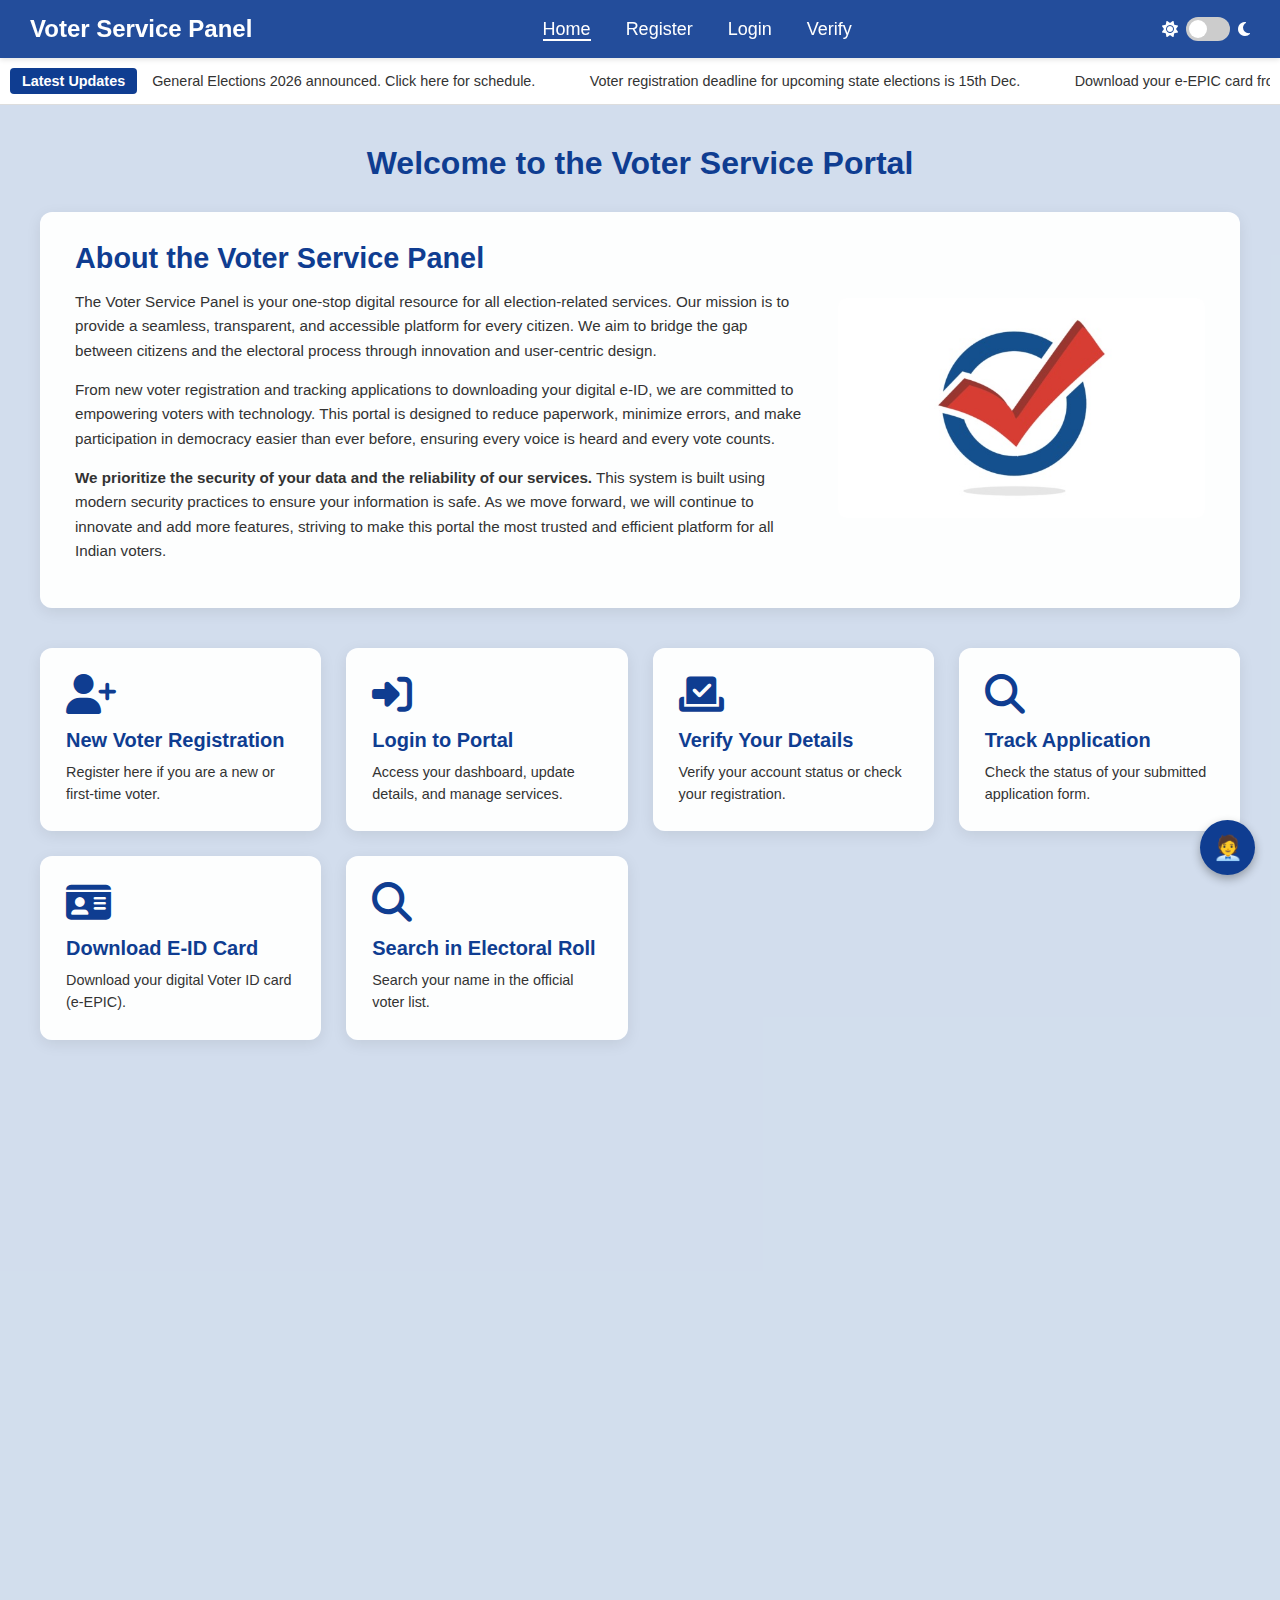
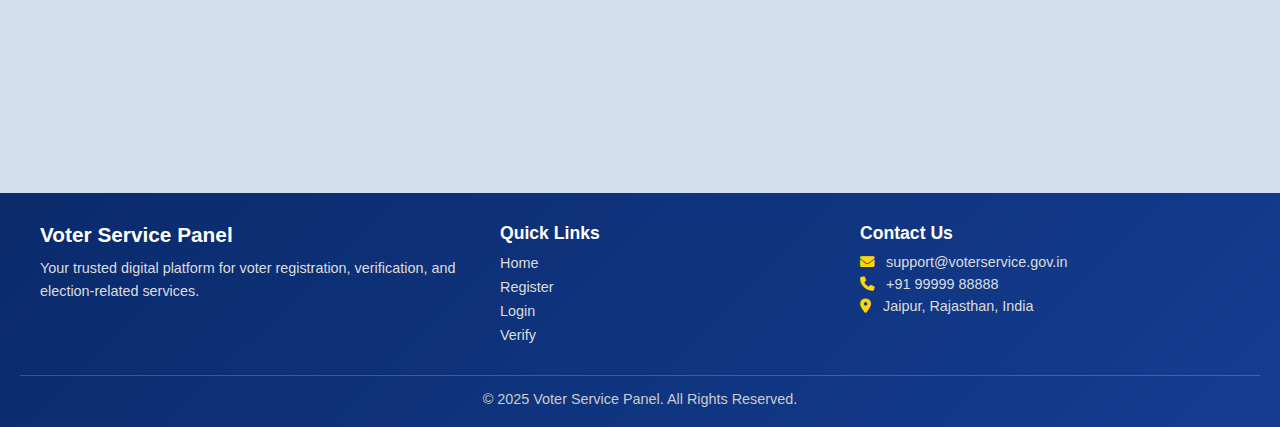
<file: index.html>
<!DOCTYPE html>
<html lang="en">
<head>
  <meta charset="UTF-8" />
  <meta name="viewport" content="width=device-width, initial-scale=1.0" />
  <title>Voter Service Panel - Home</title>
  <link rel="stylesheet" href="https://cdnjs.cloudflare.com/ajax/libs/font-awesome/6.4.0/css/all.min.css">
  
  <link rel="stylesheet" href="css/common.css">
  <link rel="stylesheet" href="css/home.css">
  <link rel="stylesheet" href="css/chatbot.css">
  <link rel="stylesheet" href="css/dark-theme.css">
</head>
<body>

<header>
  <div class="logo">Voter Service Panel</div>
  <nav>
    <ul id="nav-links">
      <li><a href="index.html" class="active">Home</a></li>
      <li><a href="register.html">Register</a></li>
      <li><a href="login.html">Login</a></li>
      <li><a href="verify.html">Verify</a></li>
    </ul>
  </nav>
  <i class="fa-solid fa-bars hamburger" id="hamburger"></i>
</header>

<div class="news-ticker">
  <span class="ticker-label">Latest Updates</span>
  <div class="ticker-container">
    <div class="ticker-content">
      <span>General Elections 2026 announced. Click here for schedule.</span>
      <span>Voter registration deadline for upcoming state elections is 15th Dec.</span>
      <span>Download your e-EPIC card from the portal.</span>
      <span>General Elections 2026 announced. Click here for schedule.</span>
    </div>
  </div>
</div>

<main>
  <h2 class="page-title hidden-fade">Welcome to the Voter Service Portal</h2>

  <section class="about-us-container hidden-slide-left">
    <div class="about-text">
      <h3>About the Voter Service Panel</h3>
      <p>The Voter Service Panel is your one-stop digital resource for all election-related services. Our mission is to provide a seamless, transparent, and accessible platform for every citizen. We aim to bridge the gap between citizens and the electoral process through innovation and user-centric design.</p>
      <p>From new voter registration and tracking applications to downloading your digital e-ID, we are committed to empowering voters with technology. This portal is designed to reduce paperwork, minimize errors, and make participation in democracy easier than ever before, ensuring every voice is heard and every vote counts.</p>
      <p><strong>We prioritize the security of your data and the reliability of our services.</strong> This system is built using modern security practices to ensure your information is safe. As we move forward, we will continue to innovate and add more features, striving to make this portal the most trusted and efficient platform for all Indian voters.</p>
    </div>
    <div class="about-image hidden-slide-right">
      <img src="images/Voter_Logo.jpg" alt="Voter Service Logo">
    </div>
  </section>

  <div class="service-grid hidden-slide-up">
    <a href="register.html" class="service-card">
      <i class="fa-solid fa-user-plus"></i>
      <h3>New Voter Registration</h3>
      <p>Register here if you are a new or first-time voter.</p>
    </a>
    <a href="login.html" class="service-card">
      <i class="fa-solid fa-right-to-bracket"></i>
      <h3>Login to Portal</h3>
      <p>Access your dashboard, update details, and manage services.</p>
    </a>
    <a href="verify.html" class="service-card">
      <i class="fa-solid fa-check-to-slot"></i>
      <h3>Verify Your Details</h3>
      <p>Verify your account status or check your registration.</p>
    </a>
    <a href="#" class="service-card" id="track-btn">
      <i class="fa-solid fa-magnifying-glass"></i>
      <h3>Track Application</h3>
      <p>Check the status of your submitted application form.</p>
    </a>
    <a href="#" class="service-card" id="download-btn">
      <i class="fa-solid fa-id-card"></i>
      <h3>Download E-ID Card</h3>
      <p>Download your digital Voter ID card (e-EPIC).</p>
    </a>
    <a href="#" class="service-card" id="search-btn">
      <i class="fa-solid fa-search"></i>
      <h3>Search in Electoral Roll</h3>
      <p>Search your name in the official voter list.</p>
    </a>
  </div>

  <section class="stats-container hidden-fade" id="stats-container">
    <h2>Portal Statistics</h2>
    <div class="stats-grid">
      <div class="stat-item">
        <i class="fa-solid fa-users"></i>
        <h3 class="stat-number" data-target="1450320">0</h3>
        <p>Total Voters Registered</p>
      </div>
      <div class="stat-item">
        <i class="fa-solid fa-file-circle-check"></i>
        <h3 class="stat-number" data-target="890100">0</h3>
        <p>Applications Processed</p>
      </div>
      <div class="stat-item">
        <i class="fa-solid fa-download"></i>
        <h3 class="stat-number" data-target="750500">0</h3>
        <p>E-IDs Downloaded</p>
      </div>
      <div class="stat-item">
        <i class="fa-solid fa-map-location-dot"></i>
        <h3 class="stat-number" data-target="5200">0</h3>
        <p>Service Centers</p>
      </div>
    </div>
  </section>


  <section class="faq hidden-fade">
    <h2>Frequently Asked Questions</h2>
    <div class="faq-item">
      <h3>🗳️ How to register for a voter ID? <i class="fa fa-angle-down"></i></h3>
      <p>Click “Register Now” and fill out your voter details with valid ID and address proof documents. Once submitted, your data will be verified before approval.</p>
    </div>
    <div class="faq-item">
      <h3>🔍 How can I verify my voter details? <i class="fa fa-angle-down"></i></h3>
      <p>Go to the “Verify” page, enter your registered mobile number or email, and the system will display your voter details and registration status.</p>
    </div>
    <div class="faq-item">
      <h3>🔐 I forgot my password. What should I do? <i class="fa fa-angle-down"></i></h3>
      <p>Click on “Forgot Password” on the login page and follow the instructions to reset your password securely using your registered email or phone number.</p>
    </div>
    <div class="faq-item">
      <h3>📄 What documents are required for registration? <i class="fa fa-angle-down"></i></h3>
      <p>You'll need a valid photo ID proof (Aadhaar, Passport, or PAN) and address proof such as utility bill or rental agreement.</p>
    </div>
  </section>

</main>

<footer>
    <div class="footer-container">
        <div class="footer-about">
          <h3>Voter Service Panel</h3>
          <p>Your trusted digital platform for voter registration, verification, and election-related services.</p>
        </div>
        <div class="footer-links">
          <h4>Quick Links</h4>
          <ul>
            <li><a href="index.html">Home</a></li>
            <li><a href="register.html">Register</a></li>
            <li><a href="login.html">Login</a></li>
            <li><a href="verify.html">Verify</a></li>
          </ul>
        </div>
        <div class="footer-contact">
          <h4>Contact Us</h4>
          <p><i class="fa-solid fa-envelope"></i> support@voterservice.gov.in</p>
          <p><i class="fa-solid fa-phone"></i> +91 99999 88888</p>
          <p><i class="fa-solid fa-location-dot"></i> Jaipur, Rajasthan, India</p>
        </div>
      </div>
      <div class="footer-bottom">
        <p>© 2025 Voter Service Panel. All Rights Reserved.</p>
      </div>
</footer>

<script src="js/common.js"></script>
<script src="js/home.js"></script>
<script src="js/chat-widget.js"></script>

</body>
</html>
</file>
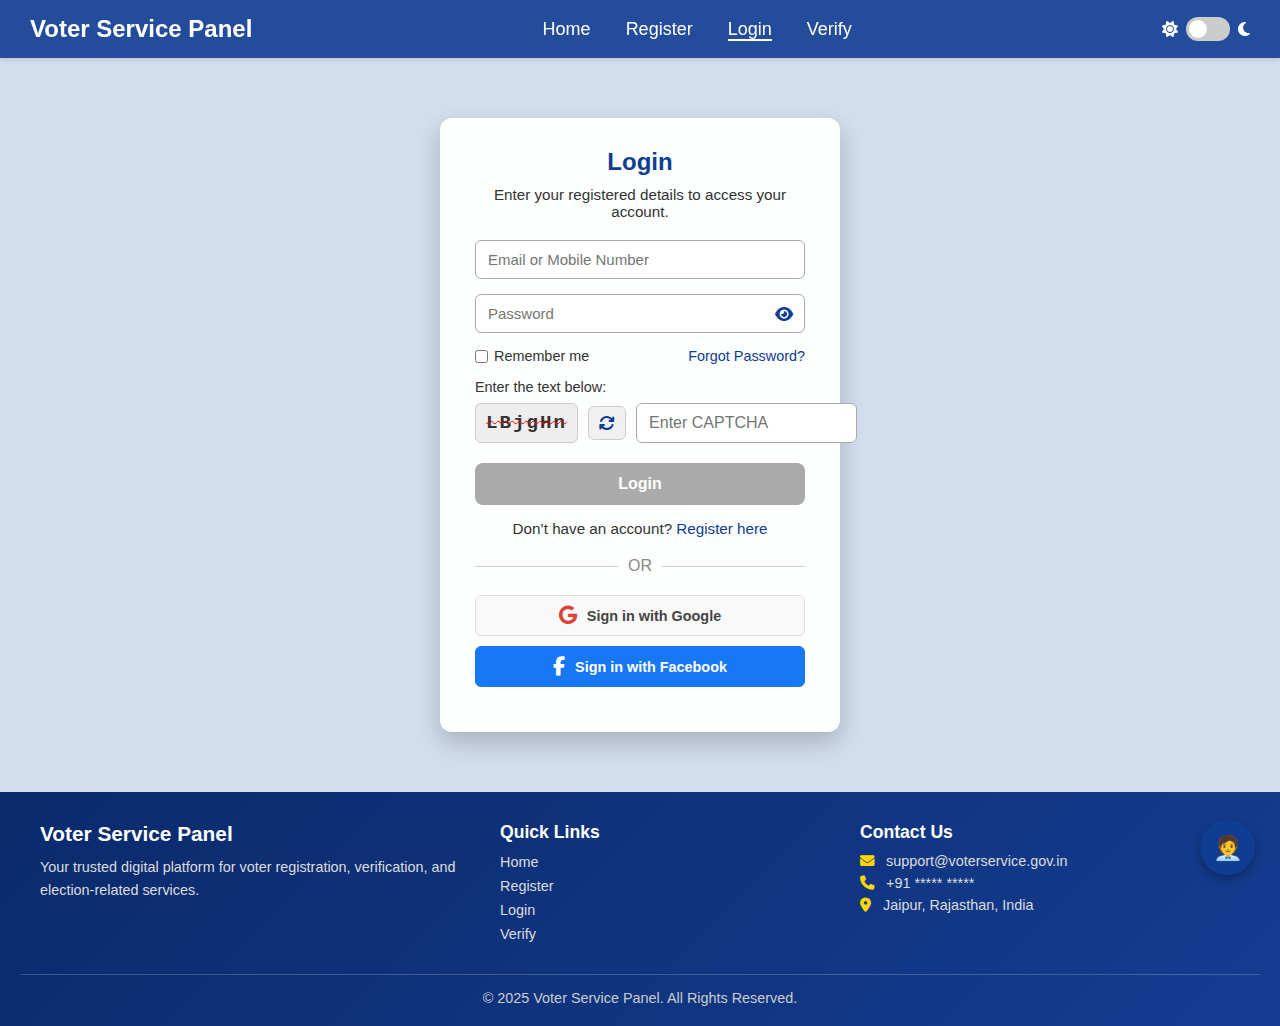
<file: dashboard.html>
<!DOCTYPE html>
<html lang="en">
<head>
  <meta charset="UTF-8">
  <meta name="viewport" content="width=device-width, initial-scale=1.0">
  <title>User Dashboard - Voter Service Panel</title>
  <link rel="stylesheet" href="https://cdnjs.cloudflare.com/ajax/libs/font-awesome/6.4.0/css/all.min.css">
  
  <link rel="stylesheet" href="css/common.css">
  <link rel="stylesheet" href="css/chatbot.css">
  <link rel="stylesheet" href="css/dashboard.css">
  <link rel="stylesheet" href="css/dark-theme.css">
</head>
<body>

  <header>
    <div class="logo">Voter Service Panel</div>
    <nav>
      <ul id="nav-links">
        <li><a href="index.html">Home</a></li>
        <li><a href="dashboard.html" class="active">Dashboard</a></li>
      </ul>
    </nav>
    <i class="fa-solid fa-bars hamburger" id="hamburger"></i>
  </header>

  <main class="dashboard-main-full"> <section class="dash-section section-welcome">
      <div class="container">
        <div class="welcome-header">
          <h1>Welcome, User!</h1>
          <p>Manage your profile, view services, and update your details.</p>
        </div>
      </div>
    </section>

    <section class="dash-section section-stats">
      <div class="container">
        <div class="quick-stats-container">
          <div class="stat-card">
            <i class="fa-solid fa-user-check"></i>
            <div class="stat-info">
              <span>Profile Status</span>
              <strong>75% Complete</strong>
            </div>
          </div>
          <div class="stat-card">
            <i class="fa-solid fa-file-invoice"></i>
            <div class="stat-info">
              <span>Applications</span>
              <strong>1 Submitted</strong>
            </div>
          </div>
          <div class="stat-card">
            <i class="fa-solid fa-bell"></i>
            <div class="stat-info">
              <span>Pending Actions</span>
              <strong>0 Notifications</strong>
            </div>
          </div>
          <div class="stat-card">
            <i class="fa-solid fa-clock"></i>
            <div class="stat-info">
              <span>Last Login</span>
              <strong>Nov 6, 2025</strong>
            </div>
          </div>
        </div>
      </div>
    </section>

    <section class="dash-section section-grid">
      <div class="container">
        <div class="dashboard-grid">
          <div class="dashboard-card">
            <i class="fa-solid fa-user-pen"></i>
            <h3>Your Profile</h3>
            <p>View and edit your personal details, address, and contact information.</p>
            <a href="#" class="card-link" id="profile-link">Go to Profile</a>
          </div>
          <div class="dashboard-card">
            <i class="fa-solid fa-file-lines"></i>
            <h3>My Applications</h3>
            <p>Check the status of your submitted applications and download forms.</p>
            <a href="#" class="card-link" id="apps-link">View Applications</a>
          </div>
          <div class="dashboard-card logout-card">
            <i class="fa-solid fa-right-from-bracket"></i>
            <h3>Logout</h3>
            <p>Securely log out of your account. You will be redirected to the login page.</p>
            <button id="logout-btn">Logout Now</button>
          </div>
        </div>
      </div>
    </section>

    <section class="dash-section section-activity">
      <div class="container">
        <div class="recent-activity-container">
          <h2>Recent Activity</h2>
          <ul class="activity-feed">
            <li class="activity-item">
              <i class="fa-solid fa-right-to-bracket"></i>
              <div class="activity-info">
                <p>You successfully logged in from a new device.</p>
                <span>November 6, 2025</span>
              </div>
            </li>
            <li class="activity-item">
              <i class="fa-solid fa-file-pen"></i>
              <div class="activity-info">
                <p>Your application (ID: 98765) was submitted for review.</p>
                <span>November 3, 2025</span>
              </div>
            </li>
            <li class="activity-item">
              <i class="fa-solid fa-user-pen"></i>
              <div class="activity-info">
                <p>Your profile address was updated.</p>
                <span>November 2, 2025</span>
              </div>
            </li>
          </ul>
        </div>
      </div>
    </section>

  </main>

  <footer>
    <div class="footer-container">
        <div class="footer-about">
          <h3>Voter Service Panel</h3>
          <p>Your trusted digital platform for voter registration, verification, and election-related services.</p>
        </div>
        <div class="footer-links">
          <h4>Quick Links</h4>
          <ul>
            <li><a href="index.html">Home</a></li>
            <li><a href="dashboard.html">Dashboard</a></li>
          </ul>
        </div>
        <div class="footer-contact">
          <h4>Contact Us</h4>
          <p><i class="fa-solid fa-envelope"></i> support@voterservice.gov.in</p>
          <p><i class="fa-solid fa-phone"></i> +91 99999 88888</p>
          <p><i class="fa-solid fa-location-dot"></i> Jaipur, Rajasthan, India</p>
        </div>
      </div>
      <div class="footer-bottom">
        <p>© 2025 Voter Service Panel. All Rights Reserved.</p>
      </div>
  </footer>

  <script src="js/common.js"></script>
  <script src="js/dashboard.js"></script>
  <script src="js/chat-widget.js"></script>
</body>
</html>
</file>
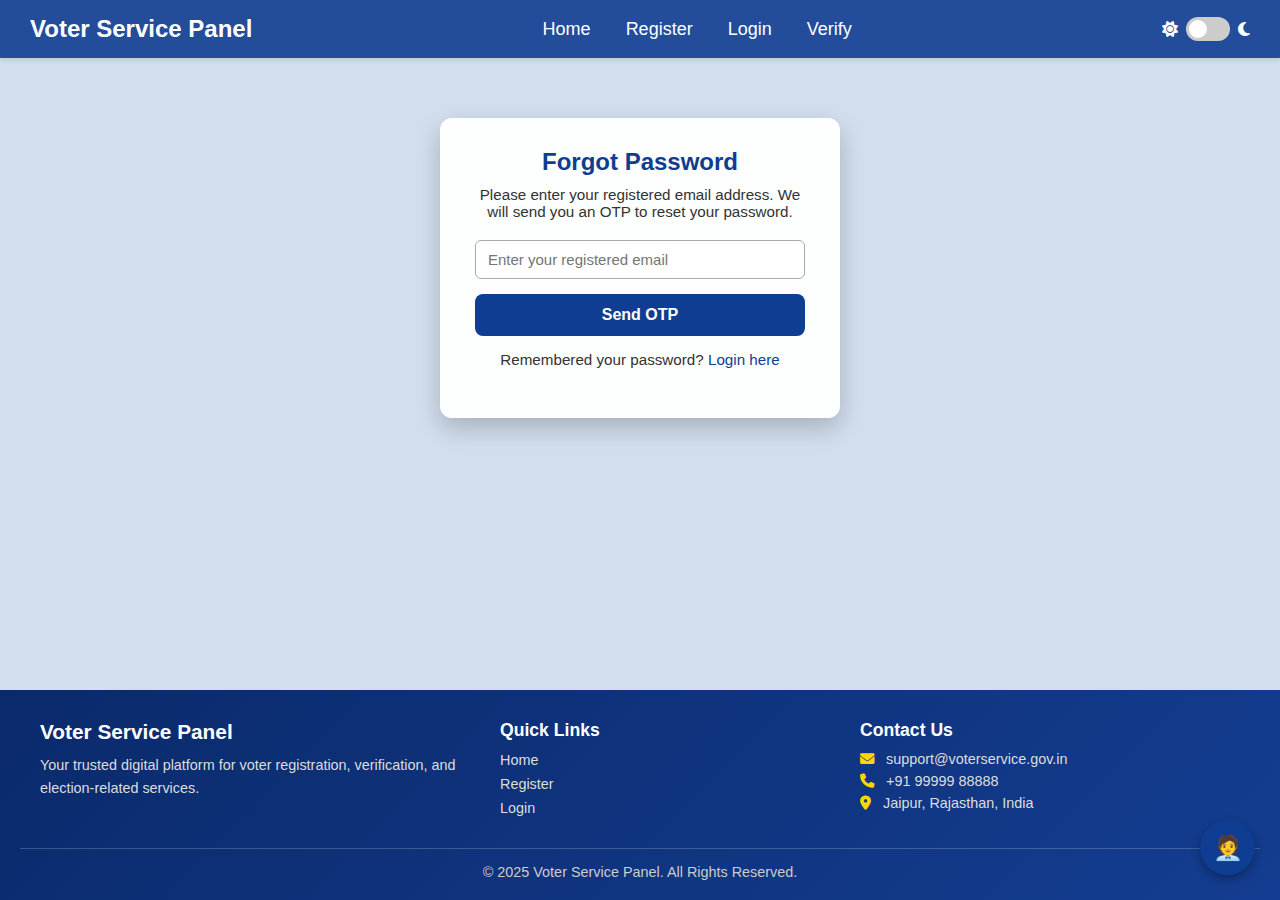
<file: forgot-password.html>
<!DOCTYPE html>
<html lang="en">
<head>
  <meta charset="UTF-8">
  <meta name="viewport" content="width=device-width, initial-scale=1.0">
  <title>Forgot Password - Voter Service Panel</title>
  <link rel="stylesheet" href="https://cdnjs.cloudflare.com/ajax/libs/font-awesome/6.4.0/css/all.min.css">
  
  <link rel="stylesheet" href="css/common.css">
  <link rel="stylesheet" href="css/login.css"> 
  <link rel="stylesheet" href="css/chatbot.css">
  <link rel="stylesheet" href="css/dark-theme.css">
</head>
<body>

  <header>
    <div class="logo">Voter Service Panel</div>
    <nav>
      <ul id="nav-links">
        <li><a href="index.html">Home</a></li>
        <li><a href="register.html">Register</a></li>
        <li><a href="login.html">Login</a></li>
        <li><a href="verify.html">Verify</a></li>
      </ul>
    </nav>
    <i class="fa-solid fa-bars hamburger" id="hamburger"></i>
  </header>

  <main>
    <div class="login-container"> <form id="forgot-form">
        <h2>Forgot Password</h2>
        <p>Please enter your registered email address. We will send you an OTP to reset your password.</p>

        <div class="field">
          <input type="email" id="forgot-email" placeholder="Enter your registered email" required />
          <i class="fa-solid validation-icon" id="email-validation-icon"></i>
        </div>

        <button type="submit" id="send-otp-btn">
          <span class="btn-text">Send OTP</span>
          <i class="fa-solid fa-spinner fa-spin spinner-icon" style="display: none;"></i>
        </button>

        <p class="login-link">Remembered your password? <a href="login.html">Login here</a></p>

        <div id="msg" class="msg"></div>
      </form>
    </div>
  </main>

  <footer>
    <div class="footer-container">
        <div class="footer-about">
          <h3>Voter Service Panel</h3>
          <p>Your trusted digital platform for voter registration, verification, and election-related services.</p>
        </div>
        <div class="footer-links">
          <h4>Quick Links</h4>
          <ul>
            <li><a href="index.html">Home</a></li>
            <li><a href="register.html">Register</a></li>
            <li><a href="login.html">Login</a></li>
          </ul>
        </div>
        <div class="footer-contact">
          <h4>Contact Us</h4>
          <p><i class="fa-solid fa-envelope"></i> support@voterservice.gov.in</p>
          <p><i class="fa-solid fa-phone"></i> +91 99999 88888</p>
          <p><i class="fa-solid fa-location-dot"></i> Jaipur, Rajasthan, India</p>
        </div>
      </div>
      <div class="footer-bottom">
        <p>© 2025 Voter Service Panel. All Rights Reserved.</p>
      </div>
  </footer>

  <script src="js/common.js"></script>
  <script src="js/forgot.js"></script> <script src="js/chat-widget.js"></script>
</body>
</html>
</file>
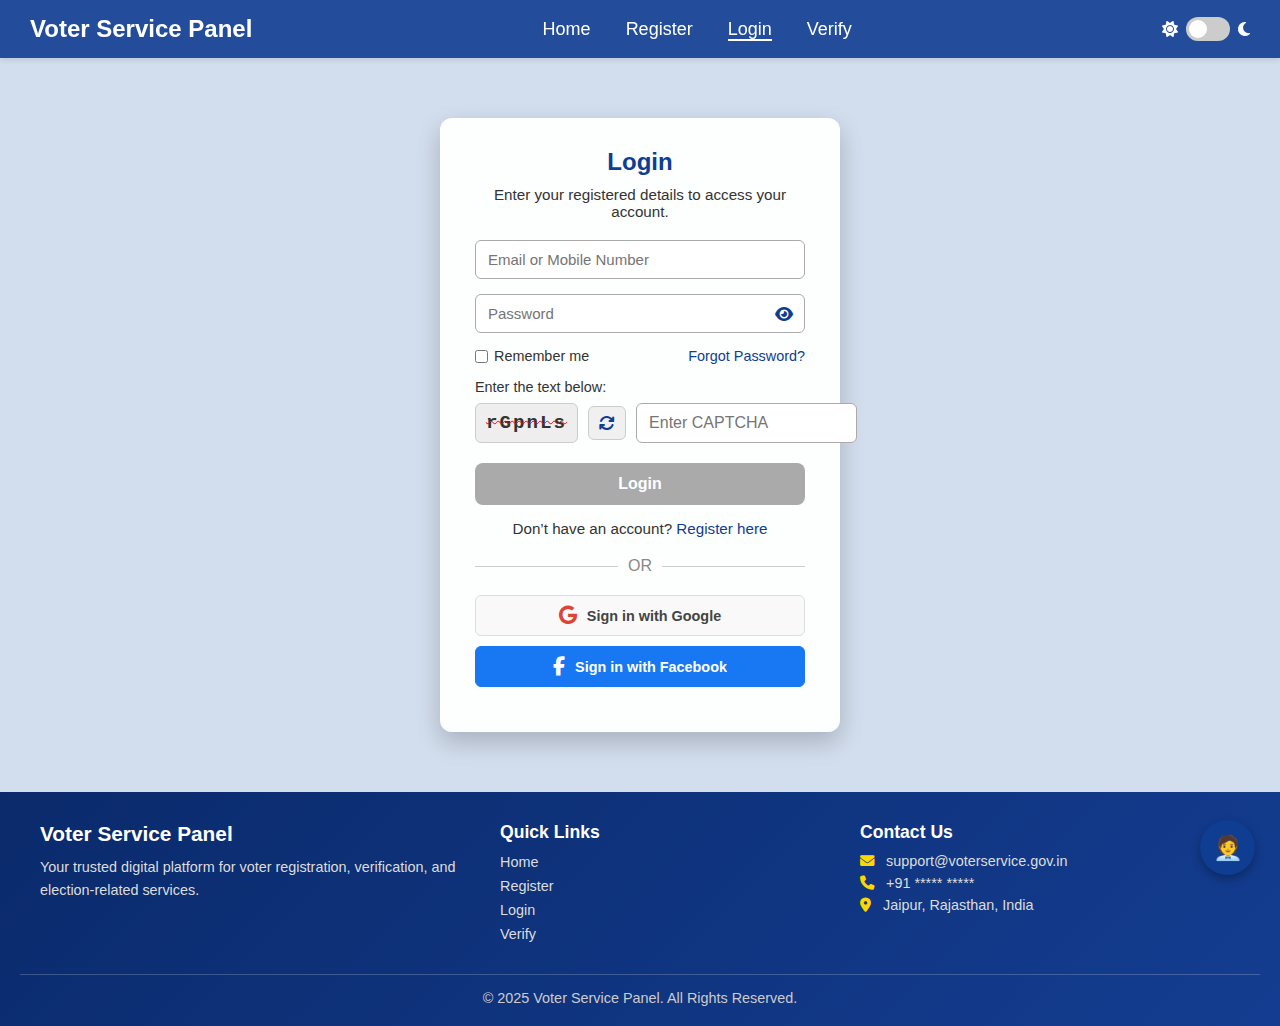
<file: login.html>
<!DOCTYPE html>
<html lang="en">
<head>
  <meta charset="UTF-8" />
  <meta name="viewport" content="width=device-width, initial-scale=1.0" />
  <title>Login - Voter Service Panel</title>
  <link rel="stylesheet" href="https://cdnjs.cloudflare.com/ajax/libs/font-awesome/6.4.0/css/all.min.css">
  
  <link rel="stylesheet" href="css/common.css" />
  <link rel="stylesheet" href="css/login.css" />
  <link rel="stylesheet" href="css/chatbot.css">
  <link rel="stylesheet" href="css/dark-theme.css">
</head>
<body>

  <header>
    <div class="logo">Voter Service Panel</div>
    <nav>
      <ul id="nav-links">
        <li><a href="index.html">Home</a></li>
        <li><a href="register.html">Register</a></li>
        <li><a href="login.html" class="active">Login</a></li>
        <li><a href="verify.html">Verify</a></li>
      </ul>
    </nav>
    <i class="fa-solid fa-bars hamburger" id="hamburger"></i>
  </header>

  <main>
    <div class="login-container">
      <form id="login-form">
        <h2>Login</h2>
        <p>Enter your registered details to access your account.</p>

        <div class="field">
          <input type="text" id="login-id" placeholder="Email or Mobile Number" required />
          <i class="fa-solid validation-icon" id="email-validation-icon"></i>
        </div>

        <div class="field password-field">
          <input type="password" id="login-password" placeholder="Password" required />
          <i class="fa-solid fa-eye" id="togglePassword"></i>
        </div>

        <div class="remember-row">
          <label>
            <input type="checkbox" id="remember-me"> Remember me
          </label>
          <a href="forgot-password.html" class="forgot-link">Forgot Password?</a>
        </div>
        
        <label class="captcha-label">Enter the text below:</label>
        <div class="text-captcha-container">
          <div id="captcha-text"></div>
          <button type="button" id="captcha-refresh-btn">
            <i class="fa-solid fa-arrows-rotate"></i>
          </button>
          <input type="text" id="captcha-input" placeholder="Enter CAPTCHA" required autocomplete="off" autocorrect="off" autocapitalize="off" />
          <i class="fa-solid validation-icon" id="captcha-validation-icon"></i>
        </div>

        <button type="submit" id="login-btn">
          <span class="btn-text">Login</span>
          <i class="fa-solid fa-spinner fa-spin spinner-icon" style="display: none;"></i>
        </button>

        <p class="login-link">Don’t have an account? <a href="register.html">Register here</a></p>
        
        <div class="separator"><span>OR</span></div>

        <div class="social-login-container">
          <button type="button" class="social-login-btn google" id="google-login-btn">
            <i class="fa-brands fa-google"></i> Sign in with Google
          </button>
          <button type="button" class="social-login-btn facebook" id="facebook-login-btn">
            <i class="fa-brands fa-facebook-f"></i> Sign in with Facebook
          </button>
        </div>

        <div id="msg" class="msg"></div>
      </form>
    </div>
  </main>

  <footer>
    <div class="footer-container">
        <div class="footer-about">
          <h3>Voter Service Panel</h3>
          <p>Your trusted digital platform for voter registration, verification, and election-related services.</p>
        </div>
        <div class="footer-links">
          <h4>Quick Links</h4>
          <ul>
            <li><a href="index.html">Home</a></li>
            <li><a href="register.html">Register</a></li>
            <li><a href="login.html">Login</a></li>
            <li><a href="verify.html">Verify</a></li>
          </ul>
        </div>
        <div class="footer-contact">
          <h4>Contact Us</h4>
          <p><i class="fa-solid fa-envelope"></i> support@voterservice.gov.in</p>
          <p><i class="fa-solid fa-phone"></i> +91 ***** *****</p>
          <p><i class="fa-solid fa-location-dot"></i> Jaipur, Rajasthan, India</p>
        </div>
      </div>
      <div class="footer-bottom">
        <p>© 2025 Voter Service Panel. All Rights Reserved.</p>
      </div>
  </footer>

  <script src="js/common.js"></script>
  <script src="js/login.js"></script>
  <script src="js/chat-widget.js"></script> 

</body>
</html>
</file>
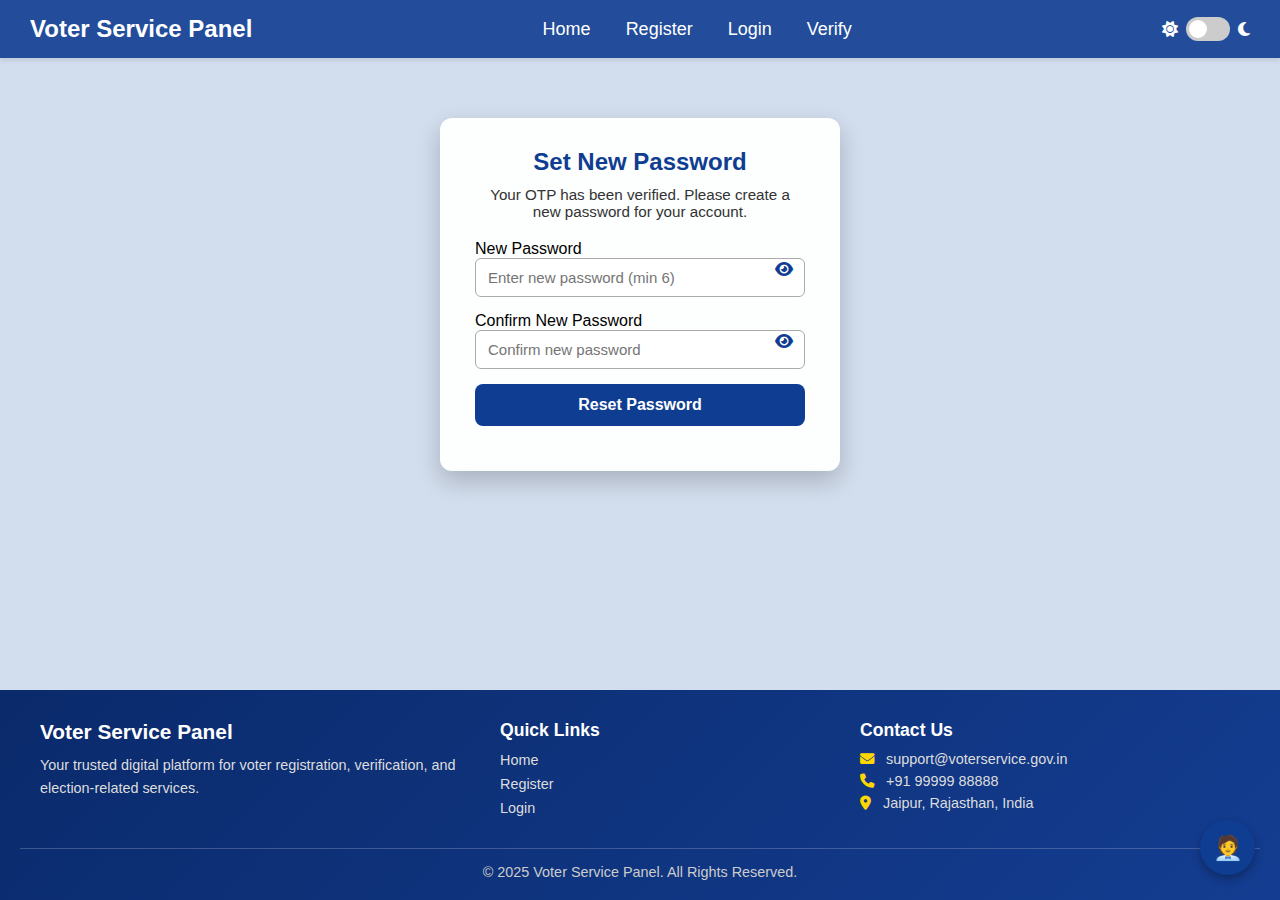
<file: new-password.html>
<!DOCTYPE html>
<html lang="en">
<head>
  <meta charset="UTF-8">
  <meta name="viewport" content="width=device-width, initial-scale=1.0">
  <title>Reset Password - Step 3</title>
  <link rel="stylesheet" href="https://cdnjs.cloudflare.com/ajax/libs/font-awesome/6.4.0/css/all.min.css">
  
  <link rel="stylesheet" href="css/common.css">
  <link rel="stylesheet" href="css/login.css"> 
  <link rel="stylesheet" href="css/chatbot.css">
  <link rel="stylesheet" href="css/dark-theme.css">
</head>
<body>

  <header>
    <div class="logo">Voter Service Panel</div>
    <nav>
      <ul id="nav-links">
        <li><a href="index.html">Home</a></li>
        <li><a href="register.html">Register</a></li>
        <li><a href="login.html">Login</a></li>
      </ul>
    </nav>
    <i class="fa-solid fa-bars hamburger" id="hamburger"></i>
  </header>

  <main>
    <div class="login-container"> <form id="new-pass-form">
        <h2>Set New Password</h2>
        <p>Your OTP has been verified. Please create a new password for your account.</p>

        <div class="field password-field">
          <label>New Password</label>
          <input type="password" id="new-password" placeholder="Enter new password (min 6)" required />
          <i class="fa-solid fa-eye" id="togglePassword"></i>
          <i class="fa-solid validation-icon" id="pass-validation-icon"></i>
        </div>
        
        <div class="field password-field">
          <label>Confirm New Password</label>
          <input type="password" id="confirm-new-password" placeholder="Confirm new password" required />
          <i class="fa-solid fa-eye" id="toggleConfirmPassword"></i>
          <i class="fa-solid validation-icon" id="confirm-pass-validation-icon"></i>
        </div>

        <button type="submit" id="reset-pass-btn">
          <span class="btn-text">Reset Password</span>
          <i class="fa-solid fa-spinner fa-spin spinner-icon" style="display: none;"></i>
        </button>

        <div id="msg" class="msg"></div>
      </form>
    </div>
  </main>

  <footer>
    <div class="footer-container">
        <div class="footer-about">
          <h3>Voter Service Panel</h3>
          <p>Your trusted digital platform for voter registration, verification, and election-related services.</p>
        </div>
        <div class="footer-links">
          <h4>Quick Links</h4>
          <ul>
            <li><a href="index.html">Home</a></li>
            <li><a href="register.html">Register</a></li>
            <li><a href="login.html">Login</a></li>
          </ul>
        </div>
        <div class="footer-contact">
          <h4>Contact Us</h4>
          <p><i class="fa-solid fa-envelope"></i> support@voterservice.gov.in</p>
          <p><i class="fa-solid fa-phone"></i> +91 99999 88888</p>
          <p><i class="fa-solid fa-location-dot"></i> Jaipur, Rajasthan, India</p>
        </div>
      </div>
      <div class="footer-bottom">
        <p>© 2025 Voter Service Panel. All Rights Reserved.</p>
      </div>
  </footer>

  <script src="js/common.js"></script>
  <script src="js/new-password.js"></script> <script src="js/chat-widget.js"></script>
</body>
</html>
</file>
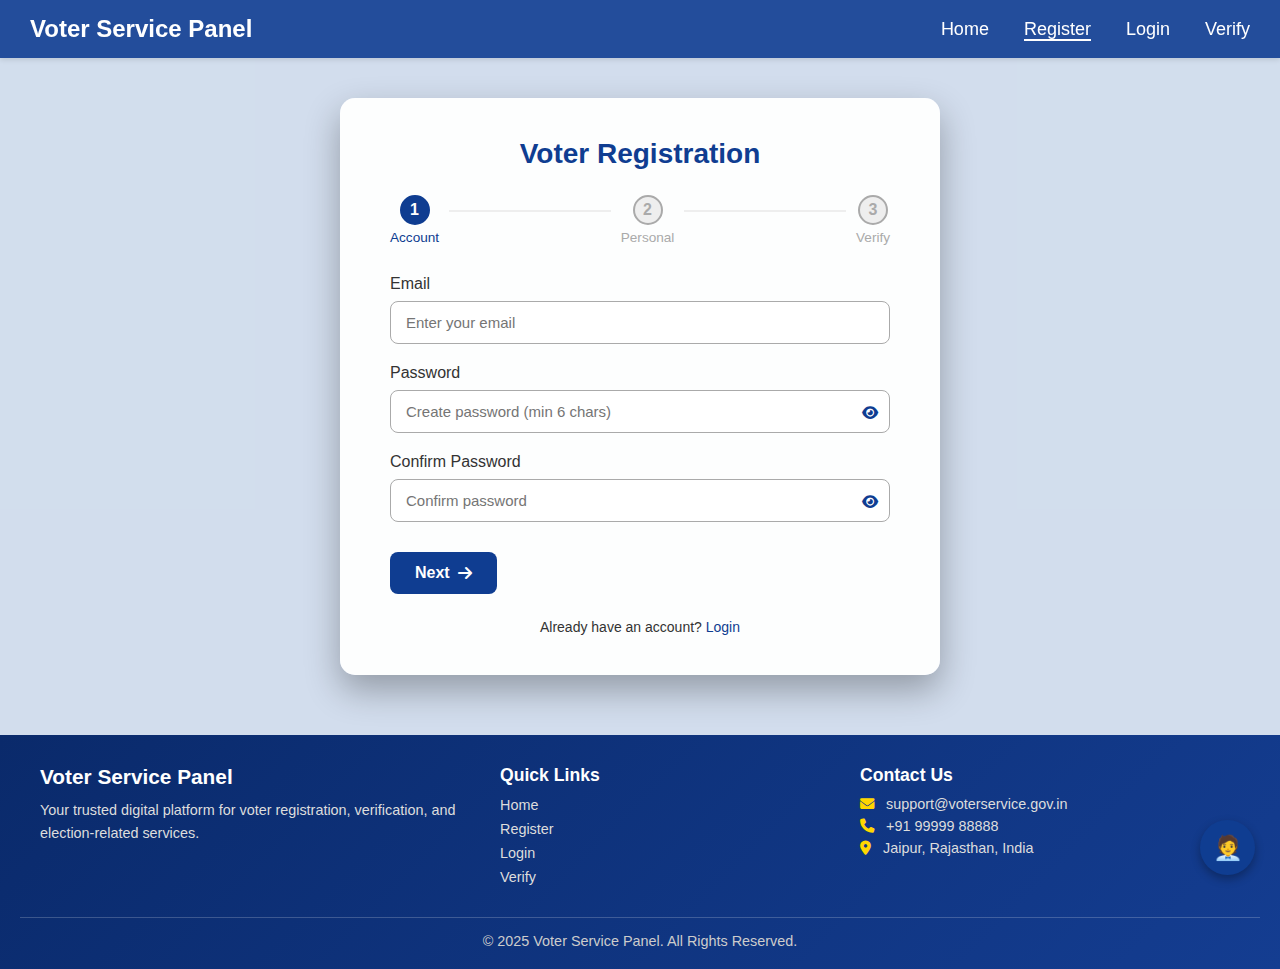
<file: register.html>
<!DOCTYPE html>
<html lang="en">
<head>
  <meta charset="UTF-8">
  <meta name="viewport" content="width=device-width, initial-scale=1.0">
  <title>Voter Registration - Step 1</title>
  <link rel="stylesheet" href="https://cdnjs.cloudflare.com/ajax/libs/font-awesome/6.4.0/css/all.min.css">
  
  <link rel="stylesheet" href="css/common.css">
  <link rel="stylesheet" href="css/register.css">
  <link rel="stylesheet" href="css/chatbot.css">
  <link rel="stylesheet" href="css/dark-theme.css"> </head>
<body>

  <header>
    <div class="logo">Voter Service Panel</div>
    <nav>
      <ul id="nav-links">
        </ul>
    </nav>
    </header>

  <div class="register-container">
    <h2>Voter Registration</h2>
    
    <div class="stepper-container">
      <div class="step active" id="step-1">
        <span>1</span>
        <p>Account</p>
      </div>
      <div class="step-divider"></div>
      <div class="step" id="step-2">
        <span>2</span>
        <p>Personal</p>
      </div>
      <div class="step-divider"></div>
      <div class="step" id="step-3">
        <span>3</span>
        <p>Verify</p>
      </div>
    </div>

    <form id="registerForm">

      <div class="form-step active" id="form-step-1">
        <div class="form-group field">
          <label for="email">Email</label>
          <input type="email" id="email" placeholder="Enter your email" required>
          <i class="fa-solid validation-icon" id="email-validation-icon"></i>
        </div>
        <div class="form-group field password-field">
          <label for="password">Password</label>
          <input type="password" id="password" placeholder="Create password (min 6 chars)" required>
          <i class="fa-solid fa-eye" id="togglePassword"></i>
          <i class="fa-solid validation-icon" id="pass-validation-icon"></i>
        </div>
        <div class="form-group field password-field">
          <label for="confirmPassword">Confirm Password</label>
          <input type="password" id="confirmPassword" placeholder="Confirm password" required>
          <i class="fa-solid fa-eye" id="toggleConfirmPassword"></i>
          <i class="fa-solid validation-icon" id="confirm-pass-validation-icon"></i>
        </div>
        <div class="button-container">
          <button type="button" class="btn-next" id="next-step-1">Next <i class="fa-solid fa-arrow-right"></i></button>
        </div>
      </div>

      <div class="form-step" id="form-step-2">
        <div class="form-group field">
          <label for="fullname">Full Name</label>
          <input type="text" id="fullname" placeholder="Enter your full name" required>
          <i class="fa-solid validation-icon" id="name-validation-icon"></i>
        </div>
        <div class="form-group">
          <label for="gender">Gender</label>
          <select id="gender" required>
            <option value="">Select gender</option>
            <option value="male">Male</option>
            <option value="female">Female</option>
            <option value="other">Other</option>
          </select>
        </div>
        <div class="form-group">
          <label for="dob">Date of Birth</label>
          <input type="date" id="dob" required>
        </div>
        <div class="form-group">
          <label for="address">Address</label>
          <textarea id="address" placeholder="Enter your address" required></textarea>
        </div>
        <div class="button-container">
          <button type="button" class="btn-prev" id="prev-step-2"><i class="fa-solid fa-arrow-left"></i> Previous</button>
          <button type="button" class="btn-next" id="next-step-2">Next <i class="fa-solid fa-arrow-right"></i></button>
        </div>
      </div>

      <div class="form-step" id="form-step-3">
        <label class="captcha-label">Verify you are human:</label>
        <div class="text-captcha-container">
          <div id="captcha-text"></div>
          <button type="button" id="captcha-refresh-btn">
            <i class="fa-solid fa-arrows-rotate"></i>
          </button>
          <input type="text" id="captcha-input" placeholder="Enter CAPTCHA" required autocomplete="off" autocorrect="off" autocapitalize="off" />
          <i class="fa-solid validation-icon" id="captcha-validation-icon"></i>
        </div>
        
        <div id="msg" class="msg"></div> <div class="button-container">
          <button type="button" class="btn-prev" id="prev-step-3"><i class="fa-solid fa-arrow-left"></i> Previous</button>
          <button type="submit" id="register-btn">
            <span class="btn-text">Register</span>
            <i class="fa-solid fa-spinner fa-spin spinner-icon" style="display: none;"></i>
          </button>
        </div>
      </div>
      
    </form>
    
    <p class="login-link">Already have an account? <a href="login.html">Login</a></p>
  </div>

  <footer>
    <div class="footer-container">
        <div class="footer-about">
          <h3>Voter Service Panel</h3>
          <p>Your trusted digital platform for voter registration, verification, and election-related services.</p>
        </div>
        <div class="footer-links">
          <h4>Quick Links</h4>
          <ul>
            <li><a href="index.html">Home</a></li>
            <li><a href="register.html">Register</a></li>
            <li><a href="login.html">Login</a></li>
            <li><a href="verify.html">Verify</a></li>
          </ul>
        </div>
        <div class="footer-contact">
          <h4>Contact Us</h4>
          <p><i class="fa-solid fa-envelope"></i> support@voterservice.gov.in</p>
          <p><i class="fa-solid fa-phone"></i> +91 99999 88888</p>
          <p><i class="fa-solid fa-location-dot"></i> Jaipur, Rajasthan, India</p>
        </div>
      </div>
      <div class="footer-bottom">
        <p>© 2025 Voter Service Panel. All Rights Reserved.</p>
      </div>
  </footer>

  <script src="js/common.js"></script>
  <script src="js/register.js"></script>
  <script src="js/chat-widget.js"></script>
</body>
</html>
</file>
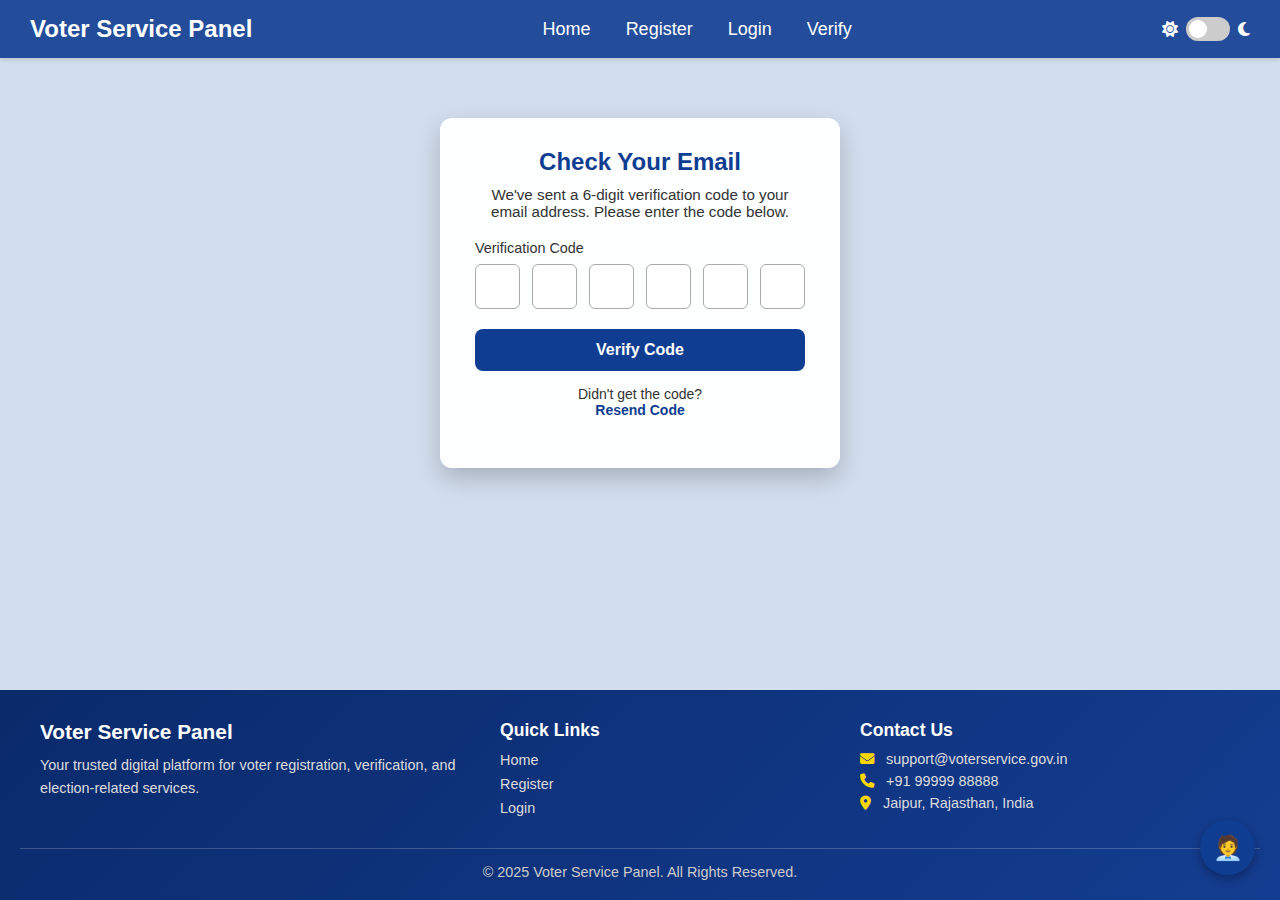
<file: reset-otp.html>
<!DOCTYPE html>
<html lang="en">
<head>
  <meta charset="UTF-8">
  <meta name="viewport" content="width=device-width, initial-scale=1.0">
  <title>Reset Password - Step 2</title>
  <link rel="stylesheet" href="https://cdnjs.cloudflare.com/ajax/libs/font-awesome/6.4.0/css/all.min.css">
  
  <link rel="stylesheet" href="css/common.css">
  <link rel="stylesheet" href="css/verify.css">
  <link rel="stylesheet" href="css/chatbot.css">
  <link rel="stylesheet" href="css/dark-theme.css">
</head>
<body>

  <header>
    <div class="logo">Voter Service Panel</div>
    <nav>
      <ul id="nav-links">
        <li><a href="index.html">Home</a></li>
        <li><a href="register.html">Register</a></li>
        <li><a href="login.html">Login</a></li>
      </ul>
    </nav>
    <i class="fa-solid fa-bars hamburger" id="hamburger"></i>
  </header>

  <main>
    <div class="login-container"> <form id="otp-form">
        <h2>Check Your Email</h2>
        <p>We've sent a 6-digit verification code to your email address. Please enter the code below.</p>

        <label class="otp-label">Verification Code</label>
        <div class="otp-container" id="otp-container">
          <input type="text" class="otp-input" maxlength="1" pattern="[0-9]" inputmode="numeric" required>
          <input type="text" class="otp-input" maxlength="1" pattern="[0-9]" inputmode="numeric" required>
          <input type="text" class="otp-input" maxlength="1" pattern="[0-9]" inputmode="numeric" required>
          <input type="text" class="otp-input" maxlength="1" pattern="[0-9]" inputmode="numeric" required>
          <input type="text" class="otp-input" maxlength="1" pattern="[0-9]" inputmode="numeric" required>
          <input type="text" class="otp-input" maxlength="1" pattern="[0-9]" inputmode="numeric" required>
        </div>

        <div class="btn-container">
          <button type="submit" id="verify-otp-btn">
            <span class="btn-text">Verify Code</span>
            <i class="fa-solid fa-spinner fa-spin spinner-icon" style="display: none;"></i>
          </button>
        </div>

        <div class="resend-container">
          <p>Didn't get the code? <button type="button" id="resend-btn">Resend Code</button></p>
        </div>

        <div id="msg" class="msg"></div>
      </form>
    </div>
  </main>

  <footer>
    <div class="footer-container">
        <div class="footer-about">
          <h3>Voter Service Panel</h3>
          <p>Your trusted digital platform for voter registration, verification, and election-related services.</p>
        </div>
        <div class="footer-links">
          <h4>Quick Links</h4>
          <ul>
            <li><a href="index.html">Home</a></li>
            <li><a href="register.html">Register</a></li>
            <li><a href="login.html">Login</a></li>
          </ul>
        </div>
        <div class="footer-contact">
          <h4>Contact Us</h4>
          <p><i class="fa-solid fa-envelope"></i> support@voterservice.gov.in</p>
          <p><i class="fa-solid fa-phone"></i> +91 99999 88888</p>
          <p><i class="fa-solid fa-location-dot"></i> Jaipur, Rajasthan, India</p>
        </div>
      </div>
      <div class="footer-bottom">
        <p>© 2025 Voter Service Panel. All Rights Reserved.</p>
      </div>
  </footer>

  <script src="js/common.js"></script>
  <script src="js/reset-otp.js"></script> <script src="js/chat-widget.js"></script>
</body>
</html>
</file>
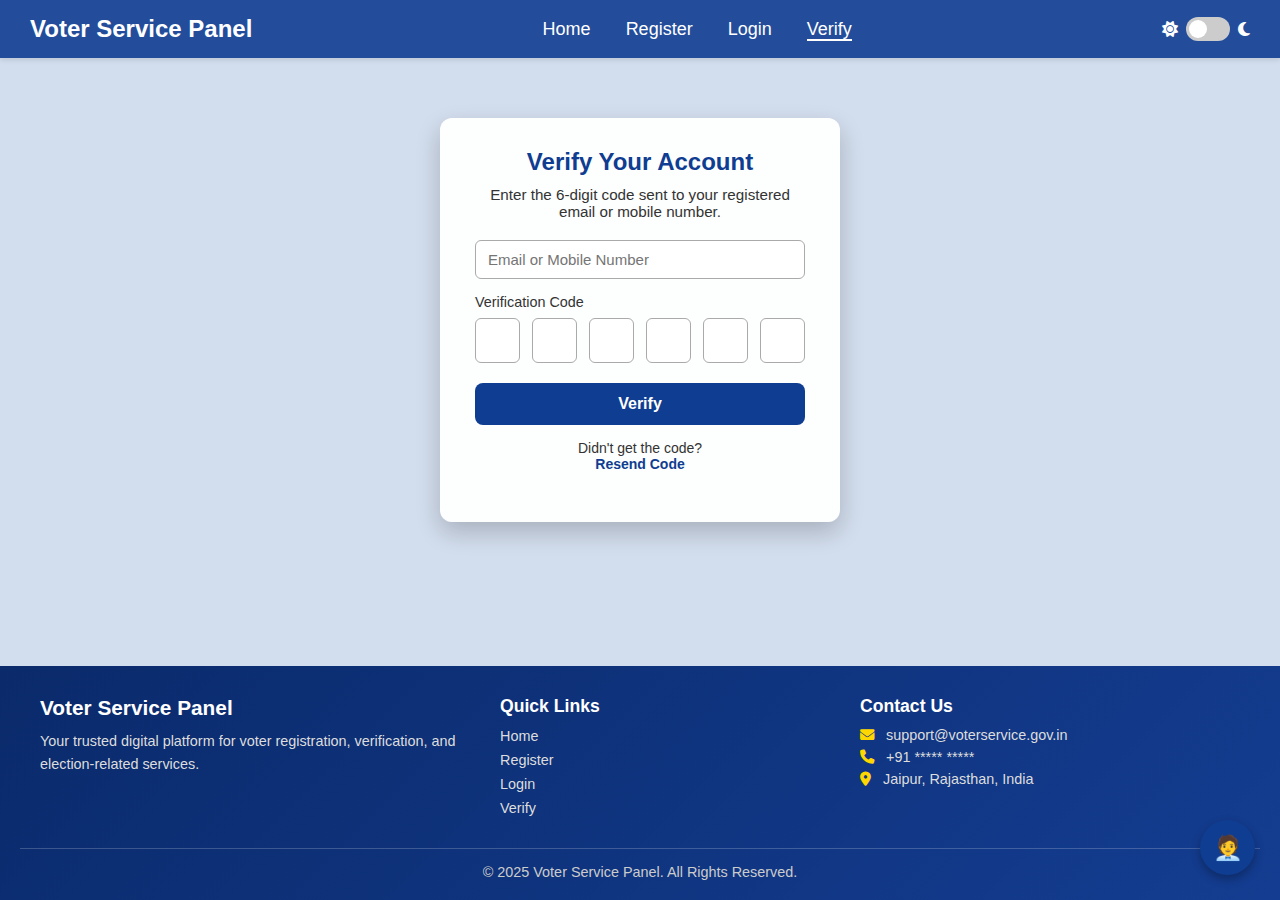
<file: verify.html>
<!DOCTYPE html>
<html lang="en">
<head>
  <meta charset="UTF-8" />
  <meta name="viewport" content="width=device-width, initial-scale=1.0" />
  <title>Verify - Voter Service Panel</title>
  <link rel="stylesheet" href="https://cdnjs.cloudflare.com/ajax/libs/font-awesome/6.4.0/css/all.min.css">
  
  <link rel="stylesheet" href="css/common.css" />
  <link rel="stylesheet" href="css/verify.css" />
  <link rel="stylesheet" href="css/chatbot.css">
  <link rel="stylesheet" href="css/dark-theme.css">
</head>
<body>

  <header>
    <div class="logo">Voter Service Panel</div>
    <nav>
      <ul id="nav-links">
        <li><a href="index.html">Home</a></li>
        <li><a href="register.html">Register</a></li>
        <li><a href="login.html">Login</a></li>
        <li><a href="verify.html" class="active">Verify</a></li>
      </ul>
    </nav>
    <i class="fa-solid fa-bars hamburger" id="hamburger"></i>
  </header>

  <main>
    <div class="login-container">
      <form id="verify-form">
        <h2>Verify Your Account</h2>
        <p>Enter the 6-digit code sent to your registered email or mobile number.</p>

        <div class="field">
          <input type="text" id="verify-id" placeholder="Email or Mobile Number" required />
        </div>

        <label class="otp-label">Verification Code</label>
        <div class="otp-container" id="otp-container">
          <input type="text" class="otp-input" maxlength="1" pattern="[0-9]" inputmode="numeric" required>
          <input type="text" class="otp-input" maxlength="1" pattern="[0-9]" inputmode="numeric" required>
          <input type="text" class="otp-input" maxlength="1" pattern="[0-9]" inputmode="numeric" required>
          <input type="text" class="otp-input" maxlength="1" pattern="[0-9]" inputmode="numeric" required>
          <input type="text" class="otp-input" maxlength="1" pattern="[0-9]" inputmode="numeric" required>
          <input type="text" class="otp-input" maxlength="1" pattern="[0-9]" inputmode="numeric" required>
        </div>

        <div class="btn-container">
          <button type="submit" id="verify-btn">
            <span class="btn-text">Verify</span>
            <i class="fa-solid fa-spinner fa-spin spinner-icon" style="display: none;"></i>
          </button>
        </div>

        <div class="resend-container">
          <p>Didn't get the code? <button type="button" id="resend-btn">Resend Code</button></p>
        </div>

        <div id="msg" class="msg"></div>
      </form>
    </div>
  </main>

  <footer>
    <div class="footer-container">
      <div class="footer-about">
        <h3>Voter Service Panel</h3>
        <p>Your trusted digital platform for voter registration, verification, and election-related services.</p>
      </div>
      <div class="footer-links">
        <h4>Quick Links</h4>
        <ul>
          <li><a href="index.html">Home</a></li>
          <li><a href="register.html">Register</a></li>
          <li><a href="login.html">Login</a></li>
          <li><a href="verify.html">Verify</a></li>
        </ul>
      </div>
      <div class="footer-contact">
        <h4>Contact Us</h4>
        <p><i class="fa-solid fa-envelope"></i> support@voterservice.gov.in</p>
        <p><i class="fa-solid fa-phone"></i> +91 ***** *****</p>
        <p><i class="fa-solid fa-location-dot"></i> Jaipur, Rajasthan, India</p>
      </div>
    </div>
    <div class="footer-bottom">
      <p>© 2025 Voter Service Panel. All Rights Reserved.</p>
    </div>
  </footer>

  <script src="js/common.js"></script>
  <script src="js/verify.js"></script>
  <script src="js/chat-widget.js"></script> 

</body>
</html>
</file>
<file: css/common.css>
/* ---------- GLOBAL ---------- */
* {
  margin: 0;
  padding: 0;
  box-sizing: border-box;
  font-family: "Calibri", "Arial", sans-serif; /* Added fallback font */
}

body {
  /* Ek halka geometric pattern */
  background-image: url("https://www.toptal.com/designers/subtlepatterns/uploads/double-bubble-outline.png");
  background-repeat: repeat; /* Image ko repeat karega */
  
  /* UPDATED: Fallback color ko light blue kar diya */
  background-color: #e8f0f8; 
  
  background-attachment: fixed;
  min-height: 100vh;
  display: flex;
  flex-direction: column;
  position: relative;
}

body::before {
  content: "";
  position: absolute;
  top:0; left:0;
  width: 100%; height: 100%;
  
  background: rgba(15, 61, 145, 0.10); 
  
  z-index:0;
}

/* Bring content above overlay */
header,
main,
footer {
  position: relative;
  z-index: 1;
}

main {
  flex: 1; /* Ensures main content pushes footer down */
}


/* ---------- HEADER ---------- */
header {
  background: rgba(15,61,145,0.9);
  color: white;
  display: flex;
  justify-content: space-between;
  align-items: center;
  padding: 15px 30px;
  position: sticky;
  top:0;
  z-index:1000;
  box-shadow: 0 2px 5px rgba(0,0,0,0.1);
}

header .logo {
  font-size: 1.5rem;
  font-weight: bold;
}

nav ul {
  display: flex;
  gap: 35px;
  list-style: none;
}

nav ul li a {
  color:white;
  text-decoration:none;
  font-size:18px;
  font-weight:500;
  transition: 0.3s;
}

nav ul li a.active {
  border-bottom:2px solid #fff;
}

nav ul li a:hover {
  color:#ffdd57;
}

/* Hamburger */
.hamburger {
  display:none;
  font-size:2rem;
  cursor:pointer;
  color: white; /* Added color */
}

/* Mobile nav */
@media (max-width:768px) {
  nav ul {
    flex-direction: column;
    max-height:0;
    overflow:hidden;
    background: rgba(15,61,145,0.95);
    width:100%;
    position:absolute;
    top: 60px; /* Adjusted to match header height */
    right:0;
    border-radius:0 0 8px 8px;
    padding:0;
    z-index: 999; /* Ensure it's above other content */
  }
  nav ul.show {
    max-height:500px;
    padding:15px 0;
  }
  .hamburger { display:block; }
}


/* ---------- FOOTER (Compact Version) ---------- */
footer {
  background: linear-gradient(135deg, #0a2a6b, #143d91);
  color: #fff;
  padding: 30px 20px 20px; /* Reduced top padding */
  font-family: 'Poppins', sans-serif;
}

.footer-container {
  display: flex;
  flex-wrap: wrap;
  justify-content: space-between;
  gap: 30px; /* Reduced gap */
  max-width: 1200px;
  margin: auto;
}

.footer-about {
  flex: 1 1 300px;
}

.footer-about h3 {
  font-size: 1.3rem; /* Reduced font size */
  margin-bottom: 10px;
  color: #fff;
}

.footer-about p {
  font-size: 0.9rem; /* Reduced font size */
  color: #ddd;
  line-height: 1.6;
}

.footer-links {
  flex: 1 1 200px;
}

.footer-links h4 {
  margin-bottom: 10px;
  font-size: 1.1rem; /* Reduced font size */
  color: #fff;
}

.footer-links ul {
  list-style: none;
  padding: 0;
}

.footer-links ul li {
  margin: 6px 0;
}

.footer-links ul li a {
  color: #ddd;
  text-decoration: none;
  font-size: 0.9rem;
  transition: color 0.3s ease;
}

.footer-links ul li a:hover {
  color: #fff;
}

.footer-contact {
  flex: 1 1 250px;
}

.footer-contact h4 {
  margin-bottom: 10px;
  font-size: 1.1rem; /* Reduced font size */
}

.footer-contact p {
  font-size: 0.9rem; /* Reduced font size */
  color: #ddd;
  margin: 6px 0;
}

.footer-contact i {
  margin-right: 8px;
  color: #ffd700;
}

.footer-bottom {
  text-align: center;
  margin-top: 25px; /* Reduced margin */
  padding-top: 15px;
  border-top: 1px solid rgba(255, 255, 255, 0.2);
  font-size: 0.9rem;
  color: #ccc;
}

/* ---------- NEW: Dark Mode Toggle Switch ---------- */
.theme-switch-wrapper {
  display: flex;
  align-items: center;
  margin-left: 20px; /* Nav links se doori */
}

.theme-switch {
  display: inline-block;
  height: 24px;
  position: relative;
  width: 44px;
}

.theme-switch input {
  display: none;
}

.slider {
  background-color: #ccc;
  bottom: 0;
  cursor: pointer;
  left: 0;
  position: absolute;
  right: 0;
  top: 0;
  transition: .4s;
  border-radius: 24px;
}

.slider:before {
  background-color: #fff;
  bottom: 3px;
  content: "";
  height: 18px;
  width: 18px;
  left: 3px;
  position: absolute;
  transition: .4s;
  border-radius: 50%;
}

input:checked + .slider {
  background-color: #0f3d91;
}

input:checked + .slider:before {
  transform: translateX(20px);
}

/* Icons (Sun/Moon) */
.theme-switch-wrapper i {
  font-size: 1rem;
  color: #fff;
}
.fa-sun {
  margin-right: 8px;
}
.fa-moon {
  margin-left: 8px;
}

/* ---------- NEW: Back to Top Button ---------- */
#back-to-top-btn {
  display: none; /* Shuru mein hidden */
  position: fixed;
  bottom: 90px;
  right: 20px;
  z-index: 999; /* Chatbot se neeche, content se upar */
  
  background: #0f3d91;
  color: white;
  border: none;
  border-radius: 50%;
  width: 45px;
  height: 45px;
  font-size: 1.2rem;
  
  cursor: pointer;
  opacity: 0;
  transition: opacity 0.3s ease, transform 0.3s ease;
  box-shadow: 0 4px 10px rgba(0,0,0,0.2);
}

#back-to-top-btn.show {
  display: block;
  opacity: 1;
}

#back-to-top-btn:hover {
  background: #0b2b6f;
  transform: translateY(-3px);
}

/* Dark mode ke liye bhi fix kar dete hain */
body.dark-mode #back-to-top-btn {
  background: #1e1e1e;
  color: #f1f1f1;
  border: 1px solid #444;
}
body.dark-mode #back-to-top-btn:hover {
  background: #333;
}
</file>
<file: css/home.css>
/* ---------- HOME PAGE (Service Portal) ---------- */

/* NEW: News Ticker */
.news-ticker {
  background: #fff;
  color: #333;
  padding: 10px;
  display: flex;
  align-items: center;
  border-bottom: 1px solid #ddd;
  overflow: hidden;
  position: relative;
  z-index: 1; /* common.css body::before ke upar */
}
.ticker-label {
  background: #0f3d91;
  color: white;
  padding: 5px 12px;
  font-weight: bold;
  font-size: 0.9rem;
  border-radius: 4px;
  margin-right: 15px;
  flex-shrink: 0; /* Shrink na ho */
}
.ticker-container {
  flex-grow: 1;
  overflow: hidden;
}
.ticker-content {
  display: inline-block;
  white-space: nowrap;
  animation: scroll-ticker 20s linear infinite;
}
.ticker-content span {
  margin-right: 50px;
  font-size: 0.9rem;
}
@keyframes scroll-ticker {
  0% { transform: translateX(0); }
  100% { transform: translateX(-50%); } /* Half par reset */
}
/* End News Ticker */


main {
  padding: 40px 20px;
}

.page-title {
  text-align: center;
  color: #0f3d91;
  margin-bottom: 30px;
  font-size: 2rem;
}

/* NEW: About Us Section Styles */
.about-us-container {
  display: flex;
  align-items: center;
  gap: 30px;
  max-width: 1200px;
  margin: 0 auto 40px auto;
  background: rgba(255, 255, 255, 0.95);
  padding: 30px 35px;
  border-radius: 12px;
  box-shadow: 0 4px 15px rgba(0,0,0,0.08);
}

.about-text {
  flex: 2;
}

.about-text h3 {
  color: #0f3d91;
  font-size: 1.8rem;
  margin-bottom: 15px;
}

.about-text p {
  color: #333;
  font-size: 0.95rem;
  line-height: 1.6;
  margin-bottom: 15px;
}

.about-image {
  flex: 1; /* Image ko kam jagah */
  text-align: center;
}

.about-image img {
  max-width: 100%;
  height: auto;
  border-radius: 8px;
}

/* Responsive (phone ke liye) */
@media (max-width: 768px) {
  .about-us-container {
    flex-direction: column;
  }
}
/* End About Us Styles */


/* --- Service Grid --- */
.service-grid {
  display: grid;
  grid-template-columns: repeat(auto-fit, minmax(280px, 1fr));
  gap: 25px;
  max-width: 1200px;
  margin: 0 auto 40px auto;
}
.service-card {
  background: rgba(255, 255, 255, 0.95);
  border-radius: 12px;
  padding: 25px;
  text-decoration: none;
  color: #333;
  box-shadow: 0 4px 15px rgba(0,0,0,0.08);
  transition: transform 0.2s, box-shadow 0.2s;
  border: 1px solid transparent;
}
.service-card:hover {
  transform: translateY(-5px);
  box-shadow: 0 8px 25px rgba(15,61,145,0.15);
  border-color: #0f3d91;
}
.service-card i {
  font-size: 2.5rem;
  color: #0f3d91;
  margin-bottom: 15px;
}
.service-card h3 {
  font-size: 1.25rem;
  color: #0f3d91;
  margin-bottom: 10px;
}
.service-card p {
  font-size: 0.9rem;
  line-height: 1.5;
}

/* NEW: Statistics Counter */
.stats-container {
  background: rgba(15, 61, 145, 0.9); /* Theme color */
  padding: 40px 20px;
  border-radius: 12px;
  max-width: 1200px;
  margin: 40px auto;
  color: white;
  box-shadow: 0 8px 20px rgba(0,0,0,0.1);
}
.stats-container h2 {
  text-align: center;
  font-size: 1.8rem;
  margin-bottom: 30px;
}
.stats-grid {
  display: grid;
  grid-template-columns: repeat(auto-fit, minmax(200px, 1fr));
  gap: 20px;
  text-align: center;
}
.stat-item i {
  font-size: 2.5rem;
  color: #ffdd57; /* Yellow highlight */
  margin-bottom: 10px;
}
.stat-item .stat-number {
  font-size: 2.2rem;
  font-weight: 700;
  margin-bottom: 5px;
}
.stat-item p {
  font-size: 1rem;
  color: #ddd;
}
/* End Statistics */


/* --- FAQ Section --- */
.faq {
  max-width: 1200px;
  margin: 40px auto;
  background: rgba(255,255,255,0.9);
  padding: 30px 35px;
  border-radius: 10px;
  box-shadow: 0 4px 10px rgba(0,0,0,0.1);
}
.faq h2 {
  color: #0f3d91;
  margin-bottom: 20px;
  text-align: center;
  font-size: 1.8rem;
}
.faq-item {
  border-bottom: 1px solid #ccc;
  margin-bottom: 10px;
  cursor: pointer;
}
.faq-item h3 {
  font-size: 1.1rem;
  color: #333;
  display: flex;
  justify-content: space-between;
  align-items: center;
  padding: 12px 0;
  font-weight: 600;
}
.faq-item p {
  display: none;
  font-size: 0.95rem;
  color: #444;
  padding-bottom: 15px;
  line-height: 1.6;
}

/* ---------- NEW: Scroll Animation Classes ---------- */

/* Yeh class element ko shuru mein chupa degi */
.hidden-fade {
  opacity: 0;
  transition: opacity 1s ease-out;
}
.hidden-slide-left {
  opacity: 0;
  transform: translateX(-50px);
  transition: opacity 1s ease-out, transform 0.8s ease-out;
}
.hidden-slide-right {
  opacity: 0;
  transform: translateX(50px);
  transition: opacity 1s ease-out, transform 0.8s ease-out;
}
.hidden-slide-up {
  opacity: 0;
  transform: translateY(50px);
  transition: opacity 1s ease-out, transform 0.8s ease-out;
}

/* Jab 'show' class add hogi, tab element dikhega */
.show {
  opacity: 1;
  transform: translateX(0) translateY(0);
}
</file>
<file: css/chatbot.css>
/* ---------- CHATBOT (Modern Look) ---------- */
.chatbot {
  position: fixed;
  bottom: 80px;
  right: 30px;
  width: 340px; /* Thoda chauda */
  background: #fff;
  border-radius: 12px;
  box-shadow: 0 6px 20px rgba(0, 0, 0, 0.2);
  display: none;
  flex-direction: column;
  overflow: hidden;
  font-family: 'Poppins', sans-serif;
  z-index: 1000;
}

/* --- Header --- */
.chat-header {
  background: #0f3d91;
  color: #fff;
  padding: 12px 15px; /* Thoda compact */
  display: flex;
  justify-content: space-between;
  align-items: center;
  box-shadow: 0 2px 5px rgba(0,0,0,0.1);
  z-index: 2;
}
.chat-header h4 {
  margin: 0;
  font-weight: 600;
  font-size: 1rem;
}
.chat-header button {
  background: none;
  border: none;
  color: white;
  font-size: 1.5rem;
  font-weight: bold;
  cursor: pointer;
  padding: 0;
  line-height: 1;
  opacity: 0.8;
  transition: opacity 0.2s;
  width: auto;
  margin-top: auto;
}
.chat-header button:hover {
  opacity: 1;
}

/* --- Chat Body (Clean White) --- */
.chat-body {
  padding: 15px;
  height: 300px;
  overflow-y: auto;
  background: #ffffff; /* CLEAN WHITE BG */
  display: flex;
  flex-direction: column;
  gap: 10px;
}

/* --- Message Bubbles --- */
.chat-message {
  padding: 10px 14px;
  border-radius: 18px;
  max-width: 80%;
  font-size: 0.9rem;
  line-height: 1.4;
  word-wrap: break-word; /* Lambe text ke liye */
}

/* Bot Bubble (Left, Grey) */
.chat-message.bot {
  background: #f1f1f1; /* Light Grey */
  color: #111; /* Dark text */
  align-self: flex-start;
  border-bottom-left-radius: 4px;
}

/* User Bubble (Right, Blue) */
.chat-message.user {
  background: #0f3d91;
  color: #fff;
  align-self: flex-end;
  border-bottom-right-radius: 4px;
}

/* --- Typing Indicator (Grey) --- */
.typing-indicator {
  display: flex;
  align-items: center;
  padding: 10px 14px;
  background: #f1f1f1; /* Grey, bot jaisa */
  border-radius: 18px;
  border-bottom-left-radius: 4px;
  align-self: flex-start;
}
.typing-indicator span {
  height: 8px;
  width: 8px;
  margin: 0 2px;
  background-color: #aaa;
  border-radius: 50%;
  display: inline-block;
  animation: bounce 1.3s infinite;
}
.typing-indicator span:nth-of-type(2) {
  animation-delay: 0.2s;
}
.typing-indicator span:nth-of-type(3) {
  animation-delay: 0.4s;
}
@keyframes bounce {
  0%, 100% { transform: translateY(0); }
  50% { transform: translateY(-6px); }
}

/* --- Input Area (Modern) --- */
.chat-input {
  display: flex;
  align-items: center;
  gap: 10px;
  border-top: 1px solid #ddd;
  padding: 10px 15px;
  background: #f9f9f9; /* Halka grey area */
}

.chat-input input {
  flex: 1;
  border: 1px solid #ddd;
  padding: 10px 15px; /* Thoda bada */
  outline: none;
  font-size: 0.9rem;
  border-radius: 20px; /* Pill shape */
  transition: border-color 0.2s;
}
.chat-input input:focus {
  border-color: #0f3d91;
}

/* Send Button (Icon) */
.chat-input button {
  background: #0f3d91;
  color: #fff;
  border: none;
  border-radius: 50%; /* Round */
  width: 40px; /* Fixed size */
  height: 40px;
  cursor: pointer;
  font-size: 1rem;
  display: flex;
  align-items: center;
  justify-content: center;
  padding: 0;
  transition: background 0.2s;
}
.chat-input button:hover {
  background: #0b2b6f; /* Darker blue */
}


/* --- Toggle Button --- */
#chat-toggle {
  position: fixed;
  bottom: 25px;
  right: 25px;
  background: #0f3d91;
  color: #fff;
  border: none;
  border-radius: 50%;
  width: 55px;
  height: 55px;
  font-size: 24px;
  cursor: pointer;
  box-shadow: 0 4px 10px rgba(0, 0, 0, 0.3);
  z-index: 1000;
  transition: transform 0.2s;
}
#chat-toggle:hover {
  transform: scale(1.1);
}
</file>
<file: css/dark-theme.css>
/* ---------- DARK THEME STYLES ---------- */

/* --- 1. Basic Body & Background --- */
body.dark-mode {
  background-image: none; /* Pattern hata dein */
  background-color: #121212; /* Main dark background */
  color: #e0e0e0; /* Default light text */
}
body.dark-mode::before {
  content: none; /* Overlay ki zaroorat nahi */
}

/* --- 2. Header & Footer --- */
body.dark-mode header,
body.dark-mode footer {
  background: #1e1e1e; /* Darker grey */
  border-bottom: 1px solid #333;
}
body.dark-mode header {
  box-shadow: 0 2px 5px rgba(0,0,0,0.3);
}

/* --- 3. All Cards & Containers --- */
body.dark-mode .about-us-container,
body.dark-mode .service-card,
body.dark-mode .stats-container,
body.dark-mode .faq,
body.dark-mode .login-container,
body.dark-mode .register-container,
body.dark-mode .dashboard-card,
body.dark-mode .welcome-header,
body.dark-mode .stat-card,
body.dark-mode .recent-activity-container {
  background: #1e1e1e;
  box-shadow: 0 4px 15px rgba(0,0,0,0.2);
  border: 1px solid #333;
}

/* --- 4. Text & Titles --- */
body.dark-mode h1,
body.dark-mode h2,
body.dark-mode h3,
body.dark-mode h4,
body.dark-mode .logo,
body.dark-mode .service-card h3,
body.dark-mode .stat-item p,
body.dark-mode .about-text h3,
body.dark-mode .login-container h2,
body.dark-mode .register-container h2,
body.dark-mode .dashboard-card h3,
body.dark-mode .welcome-header h1,
body.dark-mode .stat-info strong,
body.dark-mode .recent-activity-container h2,
body.dark-mode .activity-info p,
body.dark-mode .faq-item h3 {
  color: #f1f1f1; /* Bright white text */
}

body.dark-mode p,
body.dark-mode label,
body.dark-mode .about-text p,
body.dark-mode .service-card p,
body.dark-mode .faq-item p,
body.dark-mode .login-container p,
body.dark-mode .dashboard-card p,
body.dark-mode .welcome-header p,
body.dark-mode .stat-info span,
body.dark-mode .activity-info span,
body.dark-mode .captcha-label,
body.dark-mode .captcha-text,
body.dark-mode .remember-row label,
body.dark-mode .login-link,
body.dark-mode .footer-about p,
body.dark-mode .footer-links ul li a,
body.dark-mode .footer-contact p {
  color: #ccc; /* Lighter grey text */
}

/* --- 5. Forms (Inputs, Selects) --- */
body.dark-mode input,
body.dark-mode select,
body.dark-mode textarea,
body.dark-mode .otp-input,
body.dark-mode #captcha-input {
  background: #252525;
  color: #eee;
  border-color: #444;
}
body.dark-mode input:focus,
body.dark-mode select:focus,
body.dark-mode textarea:focus,
body.dark-mode .otp-input:focus {
  border-color: #0f3d91;
  box-shadow: 0 0 8px rgba(15,61,145,0.4);
}
body.dark-mode #captcha-text {
  background: #252525;
  color: #eee;
  border-color: #444;
}
body.dark-mode .separator span {
  background: #1e1e1e; /* Login "OR" separator */
  color: #ccc;
}
body.dark-mode .separator::before {
  background: #444;
}

/* --- 6. Specific Components --- */
body.dark-mode .news-ticker {
  background: #1e1e1e;
  border-bottom-color: #333;
}
body.dark-mode .ticker-content span {
  color: #ccc;
}
body.dark-mode .social-login-btn.google {
  background: #252525;
  border-color: #444;
  color: #f1f1f1;
}

/* --- 7. Chatbot --- */
body.dark-mode .chatbot {
  background: #1e1e1e;
  box-shadow: 0 6px 20px rgba(0,0,0,0.4);
}
body.dark-mode .chat-body {
  background: #121212;
}
body.dark-mode .chat-message.bot,
body.dark-mode .typing-indicator {
  background: #333;
  color: #f1f1f1;
}
body.dark-mode .chat-input {
  background: #252525;
  border-top-color: #333;
}
body.dark-mode .chat-input input {
  background: #1e1e1e;
}
</file>
<file: css/dashboard.css>
/* ---------- DASHBOARD STYLES (Full-Bleed) ---------- */

.dashboard-main-full {
  width: 100%;
}

/* --- Section Base --- */
.dash-section {
  width: 100%;
  padding: 40px 0; /* Vertical padding */
}

/* --- Container (Jo content ko center karta hai) --- */
.container {
  max-width: 1200px;
  margin: 0 auto;
  padding: 0 20px; /* Side padding */
}

/* --- Section Colors --- */
.section-welcome,
.section-grid {
  background: rgba(255, 255, 255, 0.95); /* White sections */
}
.section-stats,
.section-activity {
  background: rgba(245, 248, 252, 0.9); /* Light grey sections */
  border-top: 1px solid #eee;
  border-bottom: 1px solid #eee;
}

/* --- Welcome Header (Ab box nahi hai) --- */
.welcome-header h1 {
  color: #0f3d91;
  font-size: 2.2rem;
  margin-bottom: 5px;
}
.welcome-header p {
  color: #333;
  font-size: 1.1rem;
}

/* --- Quick Stats --- */
.quick-stats-container {
  display: grid;
  grid-template-columns: repeat(auto-fit, minmax(220px, 1fr));
  gap: 20px;
}
.stat-card {
  display: flex;
  align-items: center;
  gap: 15px;
  background: #ffffff; /* Stats hamesha white rahenge */
  padding: 20px;
  border-radius: 12px;
  box-shadow: 0 4px 15px rgba(0,0,0,0.05);
  border: 1px solid #eee;
}
.stat-card i {
  font-size: 1.8rem;
  color: #0f3d91;
  background: #e8f0f8;
  padding: 10px;
  border-radius: 50%;
  width: 45px;
  height: 45px;
  text-align: center;
}
.stat-info span {
  font-size: 0.9rem;
  color: #555;
}
.stat-info strong {
  font-size: 1.1rem;
  color: #111;
  display: block;
}

/* --- Main Service Grid --- */
.dashboard-grid {
  display: grid;
  grid-template-columns: repeat(auto-fit, minmax(300px, 1fr));
  gap: 25px;
}
.dashboard-card {
  background: #ffffff; /* Cards hamesha white */
  border-radius: 12px;
  padding: 25px;
  box-shadow: 0 4px 15px rgba(0,0,0,0.08);
  display: flex;
  flex-direction: column;
}
.dashboard-card i {
  font-size: 2.5rem;
  color: #0f3d91;
  margin-bottom: 15px;
}
.dashboard-card h3 {
  font-size: 1.3rem;
  color: #0f3d91;
  margin-bottom: 10px;
}
.dashboard-card p {
  font-size: 0.95rem;
  color: #333;
  line-height: 1.5;
  flex-grow: 1;
  margin-bottom: 20px;
}

/* Card Links & Buttons */
.card-link {
  display: inline-block;
  background: #f0f0f0;
  color: #0f3d91;
  padding: 10px 15px;
  border-radius: 6px;
  text-decoration: none;
  font-weight: bold;
  transition: background 0.2s;
  text-align: center;
}
.card-link:hover {
  background: #e0e0e0;
}

/* Logout Card */
.logout-card {
  background: #fff8f8;
  border: 1px solid #f5c6cb;
}
.logout-card i,
.logout-card h3 {
  color: #721c24;
}
#logout-btn {
  width: 100%;
  padding: 12px;
  background: #dc3545;
  color: white;
  font-size: 1rem;
  border: none;
  border-radius: 8px;
  cursor: pointer;
  font-weight: bold;
  transition: background 0.2s;
}
#logout-btn:hover {
  background: #c82333;
}

/* --- Recent Activity --- */
.recent-activity-container {
  /* Ab box nahi hai, bas title hai */
}
.recent-activity-container h2 {
  color: #0f3d91;
  font-size: 1.5rem;
  margin-bottom: 20px;
  border-bottom: 1px solid #ddd;
  padding-bottom: 10px;
}
.activity-feed {
  list-style: none;
  padding: 0;
  margin: 0;
}
.activity-item {
  display: flex;
  gap: 15px;
  padding: 15px 5px;
  border-bottom: 1px solid #ddd;
}
.activity-item:last-child {
  border-bottom: none;
  padding-bottom: 0;
}
.activity-item i {
  font-size: 1.2rem;
  color: #0f3d91;
  margin-top: 5px;
}
.activity-info p {
  font-size: 0.95rem;
  font-weight: 500;
  color: #333;
  margin: 0 0 5px 0;
}
.activity-info span {
  font-size: 0.85rem;
  color: #777;
}

/* Responsive */
@media (max-width: 768px) {
  .welcome-header h1 {
    font-size: 1.8rem;
  }
  .quick-stats-container {
    grid-template-columns: 1fr 1fr;
  }
}
@media (max-width: 480px) {
  .quick-stats-container {
    grid-template-columns: 1fr;
  }
}
</file>
<file: css/login.css>
/* ---------- LOGIN FORM ---------- */
.login-container {
  background: rgba(255, 255, 255, 0.95);
  width: 100%;
  max-width: 400px;
  margin: 60px auto;
  padding: 30px 35px;
  border-radius: 12px;
  box-shadow: 0 10px 25px rgba(0, 0, 0, 0.2);
  position: relative;
  z-index: 1;
}
/* ... (h2, p, .field styles yahaan) ... */
.login-container h2 {
  text-align: center;
  margin-bottom: 10px;
  color: #0f3d91;
}
.login-container p {
  text-align: center;
  margin-bottom: 20px;
  color: #333;
  font-size: 0.95rem;
}
.field {
  margin-bottom: 15px;
  position: relative;
}
.field input {
  width: 100%;
  padding: 10px 40px 10px 12px;
  border: 1px solid #aaa;
  border-radius: 6px;
  outline: none;
  font-size: 15px;
}
.field input:focus {
  border-color: #0f3d91;
  box-shadow: 0 0 5px rgba(15,61,145,0.3);
}

.validation-icon {
  position: absolute;
  right: 12px;
  top: 50%;
  transform: translateY(-50%);
  display: none;
}
.validation-icon.valid {
  display: block;
  color: green;
}
.validation-icon.invalid {
  display: block;
  color: red;
}

.password-field i {
  position: absolute;
  right: 12px;
  top: 50%;
  transform: translateY(-50%);
  cursor: pointer;
  color: #0f3d91;
}

.password-field .validation-icon {
  right: 40px; /* Thodi jagah bana di */
}

.remember-row {
  display: flex;
  justify-content: space-between;
  align-items: center;
  margin-bottom: 15px;
  font-size: 0.9rem;
}
.remember-row label {
  display: flex;
  align-items: center;
  gap: 6px;
  cursor: pointer;
  color: #333;
}
.remember-row a {
  color: #0f3d91;
  text-decoration: none;
}
.remember-row a:hover {
  text-decoration: underline;
}

/* NEW: Text CAPTCHA Styles */
.captcha-label {
  display: block;
  font-size: 0.9rem;
  color: #333;
  margin-bottom: 8px;
  text-align: left;
}

.text-captcha-container {
  display: flex;
  align-items: center;
  gap: 10px;
  margin-bottom: 20px;
  position: relative; /* Validation icon ke liye */
}

#captcha-text {
  background: #eee;
  border: 1px solid #ccc;
  border-radius: 6px;
  padding: 8px 10px;
  font-family: 'Courier New', Courier, monospace;
  font-size: 1.2rem;
  font-weight: bold;
  letter-spacing: 2px;
  text-decoration: line-through wavy red 1px; /* Distortion */
  user-select: none; /* Text select na ho sake */
  color: #333;
}

#captcha-refresh-btn {
  padding: 8px 10px;
  background: #f0f0f0;
  border: 1px solid #ccc;
  border-radius: 6px;
  cursor: pointer;
  font-size: 1rem;
  color: #0f3d91;
  transition: background 0.2s;
}
#captcha-refresh-btn:hover {
  background: #e0e0e0;
}

#captcha-input {
  flex-grow: 1; /* Bachi hui jagah le lega */
  padding: 10px 0px 10px 12px !important; /* !important to override .field input */
  font-size: 1rem;
  border: 1px solid #aaa;
  border-radius: 6px;
  text-transform: none; /* Browser ko auto-capitalize na karne dein */
}
#captcha-validation-icon {
  right: 12px; /* Input field ke andar */
}

/* Login Button Styles */
button {
  width: 100%;
  padding: 12px;
  background: #0f3d91;
  color: white;
  font-size: 1rem;
  border: none;
  border-radius: 8px;
  cursor: pointer;
  font-weight: bold;
  transition: 0.3s;
  position: relative;
  display: flex;
  justify-content: center;
  align-items: center;
}
button:hover {
  background: #0b2b6f;
}
.spinner-icon {
  font-size: 1.1rem;
}
button:disabled {
  background: #aaa;
  cursor: not-allowed;
}

.login-link {
  text-align: center;
  margin-top: 15px;
  font-size: 14px;
}
.login-link a {
  color: #0f3d91;
  text-decoration: none;
}
.login-link a:hover {
  text-decoration: underline;
}

/* "OR" Separator */
.separator {
  text-align: center;
  margin: 20px 0;
  color: #888;
  position: relative;
}
.separator span {
  background: #fff; /* White bg form se match karega */
  padding: 0 10px;
  position: relative;
  z-index: 1;
}
.separator::before {
  content: "";
  position: absolute;
  top: 50%;
  left: 0;
  width: 100%;
  height: 1px;
  background: #ccc;
  z-index: 0;
}

/* Social Login Buttons */
.social-login-container {
  display: flex;
  flex-direction: column;
  gap: 10px;
}
.social-login-btn {
  padding: 10px;
  font-size: 0.9rem;
  border-radius: 6px;
  border: 1px solid #ccc;
  background: white;
  display: flex;
  align-items: center;
  justify-content: center;
  gap: 10px;
  cursor: pointer;
}
.social-login-btn i {
  font-size: 1.2rem;
}

/* UPDATED: Google Button Style */
.social-login-btn.google {
  background: #f9f9f9; /* Halka grey, white se alag dikhega */
  border: 1px solid #ddd;
  color: #444; /* Darker text for visibility */
}
.social-login-btn.google:hover {
  background: #f1f1f1;
}
.social-login-btn.google i {
  color: #DB4437; /* Google Red */
}

.social-login-btn.facebook {
  background: #1877F2; /* Facebook Blue */
  color: white;
  border-color: #1877F2;
}
.social-login-btn.facebook:hover {
  background: #166fe5;
}

.msg {
  margin-top: 15px;
  text-align: center;
  font-weight: bold;
}
.msg i {
  margin-right: 6px;
}

/* Responsive */
@media (max-width: 500px) {
  .login-container {
    margin: 40px 20px;
    padding: 25px 20px;
  }
  #captcha-text {
    font-size: 1rem;
    padding: 8px 6px;
    letter-spacing: 1px;
  }
}
</file>
<file: css/register.css>
/* ---------- REGISTER FORM (Multi-Step) ---------- */
.register-container {
  background: rgba(255, 255, 255, 0.95);
  padding: 40px 50px;
  border-radius: 15px;
  box-shadow: 0 15px 35px rgba(0,0,0,0.3);
  width: 100%;
  max-width: 600px; /* Thoda chauda */
  margin: 40px auto 60px;
  position: relative;
  z-index: 1;
}

.register-container h2 {
  text-align: center;
  margin-bottom: 25px;
  color: #0f3d91;
  font-size: 28px;
  font-weight: bold;
}

/* --- NEW: Stepper --- */
.stepper-container {
  display: flex;
  justify-content: space-between;
  align-items: flex-start;
  margin-bottom: 30px;
}
.step {
  display: flex;
  flex-direction: column;
  align-items: center;
  text-align: center;
  color: #aaa;
}
.step span {
  width: 30px;
  height: 30px;
  border-radius: 50%;
  background: #eee;
  border: 2px solid #aaa;
  display: flex;
  align-items: center;
  justify-content: center;
  font-weight: bold;
  transition: 0.3s;
}
.step p {
  font-size: 0.85rem;
  font-weight: 500;
  margin-top: 5px;
}
.step-divider {
  flex-grow: 1;
  height: 2px;
  background: #eee;
  margin: 15px 10px 0 10px;
}
.step.active span {
  background: #0f3d91;
  border-color: #0f3d91;
  color: white;
}
.step.active p {
  color: #0f3d91;
}
/* End Stepper */


/* --- Form Steps --- */
.form-step {
  display: none; /* Default hidden */
}
.form-step.active {
  display: block; /* Show active step */
}


.form-group {
  margin-bottom: 20px;
}

.form-group label {
  display: block;
  margin-bottom: 8px;
  color: #333;
  font-weight: 500;
}

.form-group input,
.form-group select,
.form-group textarea {
  width: 100%;
  padding: 12px 15px;
  border: 1px solid #aaa;
  border-radius: 8px;
  outline: none;
  font-size: 15px;
  transition: 0.3s;
}
.form-group.field input {
   padding: 12px 40px 12px 15px;
}
.form-group input:focus,
.form-group select:focus,
.form-group textarea:focus {
  border-color: #0f3d91;
  box-shadow: 0 0 8px rgba(15,61,145,0.4);
}
textarea {
  resize: none;
  min-height: 80px;
}

/* --- Validation Icons --- */
.form-group.field {
  position: relative;
}
.validation-icon {
  position: absolute;
  right: 12px;
  top: 50%;
  transform: translateY(50%); /* Adjust for label */
  display: none;
}
.validation-icon.valid {
  display: block;
  color: green;
}
.validation-icon.invalid {
  display: block;
  color: red;
}

/* Password toggles */
.password-field {
  position: relative;
}
.password-field .validation-icon {
  right: 40px; 
}
.password-field i {
  position: absolute;
  right: 12px;
  top: 50%;
  transform: translateY(50%);
  cursor: pointer;
  color: #0f3d91;
  font-size: 0.9rem;
}

/* --- CAPTCHA --- */
.captcha-label {
  display: block;
  font-size: 1rem;
  color: #333;
  margin: 25px 0 10px 0;
  text-align: left;
}
.text-captcha-container {
  display: flex;
  align-items: center;
  gap: 10px;
  margin-bottom: 20px;
  position: relative;
}
#captcha-text {
  background: #eee;
  border: 1px solid #ccc;
  border-radius: 6px;
  padding: 8px 10px;
  font-family: 'Courier New', Courier, monospace;
  font-size: 1.2rem;
  font-weight: bold;
  letter-spacing: 2px;
  text-decoration: line-through wavy red 1px;
  user-select: none;
  color: #333;
}
#captcha-refresh-btn {
  padding: 8px 10px;
  background: #f0f0f0;
  border: 1px solid #ccc;
  border-radius: 6px;
  cursor: pointer;
  font-size: 1rem;
  color: #0f3d91;
}
#captcha-input {
  flex-grow: 1;
  padding: 10px 40px 10px 12px !important;
  font-size: 1rem;
  border: 1px solid #aaa;
  border-radius: 6px;
}
#captcha-validation-icon {
  position: absolute;
  right: 12px;
  top: 50%;
  transform: translateY(-50%);
}

/* --- Button Container --- */
.button-container {
  display: flex;
  justify-content: space-between;
  align-items: center;
  margin-top: 30px;
}

/* All buttons inside */
.button-container button {
  padding: 12px 25px;
  font-size: 1rem;
  border: none;
  border-radius: 8px;
  cursor: pointer;
  font-weight: bold;
  transition: 0.3s;
  display: flex;
  align-items: center;
  justify-content: center;
  gap: 8px;
}
button.btn-prev {
  background: #f0f0f0;
  color: #333;
  border: 1px solid #ccc;
}
button.btn-prev:hover {
  background: #e0e0e0;
}
button.btn-next,
#register-btn {
  background: #0f3d91;
  color: white;
  position: relative; /* For spinner */
}
button.btn-next:hover,
#register-btn:hover {
  background: #0b2b6f;
}

/* Spinner & Disabled */
.spinner-icon {
  font-size: 1.2rem;
}
#register-btn:disabled {
  background: #aaa;
  cursor: not-allowed;
}

/* Login link */
.login-link {
  text-align: center;
  margin-top: 25px;
  font-size: 14px;
  color: #333;
}
.login-link a {
  color: #0f3d91;
  text-decoration: none;
}
.login-link a:hover {
  text-decoration: underline;
}

/* Message Box */
.msg {
  margin-bottom: 15px;
  text-align: center;
  font-weight: bold;
}
.msg i {
  margin-right: 6px;
}

/* Responsive */
@media (max-width: 600px) {
  .register-container {
    margin: 40px 20px;
    padding: 30px 25px;
  }
}
</file>
<file: css/verify.css>
/* ---------- VERIFY FORM ---------- */
.login-container {
  background: rgba(255, 255, 255, 0.95);
  width: 100%;
  max-width: 400px;
  margin: 60px auto;
  padding: 30px 35px;
  border-radius: 12px;
  box-shadow: 0 10px 25px rgba(0, 0, 0, 0.2);
  position: relative;
  z-index: 1;
}

.login-container h2 {
  text-align: center;
  margin-bottom: 10px;
  color: #0f3d91;
}

.login-container p {
  text-align: center;
  margin-bottom: 20px;
  color: #333;
  font-size: 0.95rem;
}

.field {
  margin-bottom: 15px;
  position: relative;
}

.field input {
  width: 100%;
  padding: 10px 12px;
  border: 1px solid #aaa;
  border-radius: 6px;
  outline: none;
  font-size: 15px;
}

/* NEW: OTP Box Styles */
.otp-label {
  display: block;
  font-size: 0.9rem;
  color: #333;
  margin-bottom: 8px;
  text-align: left;
}

.otp-container {
  display: flex;
  justify-content: space-between;
  gap: 8px;
  margin-bottom: 20px;
}

.otp-input {
  width: 45px;
  height: 45px;
  text-align: center;
  font-size: 1.2rem;
  font-weight: bold;
  border: 1px solid #aaa;
  border-radius: 6px;
  outline: none;
  /* Remove arrows from number input */
  -moz-appearance: textfield;
  appearance: textfield;
}

.otp-input::-webkit-outer-spin-button,
.otp-input::-webkit-inner-spin-button {
  -webkit-appearance: none;
  margin: 0;
}

.otp-input:focus {
  border-color: #0f3d91;
  box-shadow: 0 0 5px rgba(15, 61, 145, 0.3);
}
/* End of OTP Styles */

.btn-container {
  margin-bottom: 15px;
}

button {
  width: 100%;
  padding: 12px;
  background: #0f3d91;
  color: white;
  font-size: 1rem;
  border: none;
  border-radius: 8px;
  cursor: pointer;
  font-weight: bold;
  transition: 0.3s;
  /* For spinner alignment */
  position: relative;
  display: flex;
  justify-content: center;
  align-items: center;
}

button:hover {
  background: #0b2b6f;
}

/* NEW: Spinner Style */
.spinner-icon {
  font-size: 1.1rem;
}

/* NEW: Disabled Button State */
button:disabled {
  background: #aaa;
  cursor: not-allowed;
}

#resend-btn:disabled {
  color: #888;
  background: none;
  text-decoration: none;
}

/* Styles for resend button */
.resend-container p {
  font-size: 14px;
  text-align: center;
}

#resend-btn {
  background: none;
  border: none;
  color: #0f3d91;
  font-weight: bold;
  cursor: pointer;
  padding: 0;
  font-size: 14px;
}

#resend-btn:hover {
  text-decoration: underline;
}

.msg {
  margin-top: 15px;
  text-align: center;
  font-weight: bold;
}
.msg i {
  margin-right: 6px; /* Icon aur text ke beech space */
}

/* Responsive */
@media (max-width: 500px) {
  .login-container {
    margin: 40px 20px;
    padding: 25px 20px;
  }
  .otp-input {
    width: 38px;
    height: 38px;
    font-size: 1rem;
  }
}
</file>
